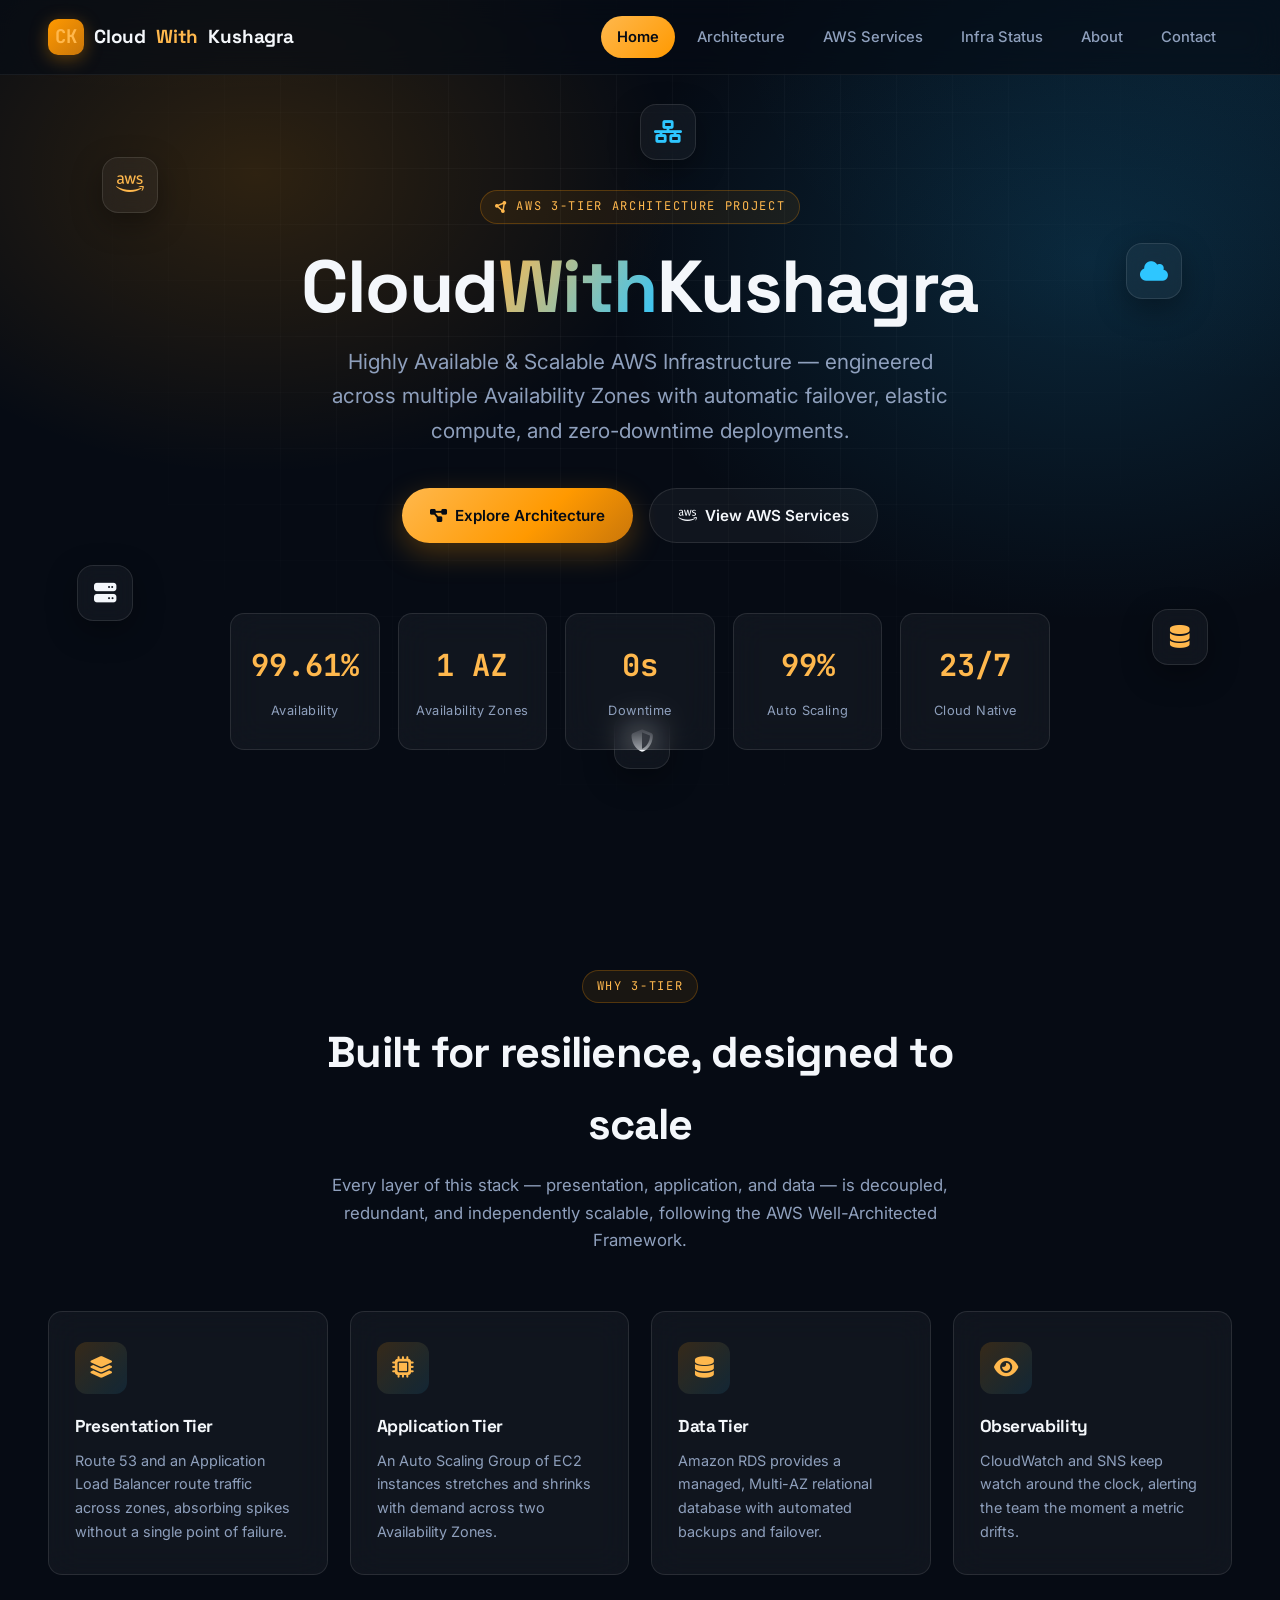
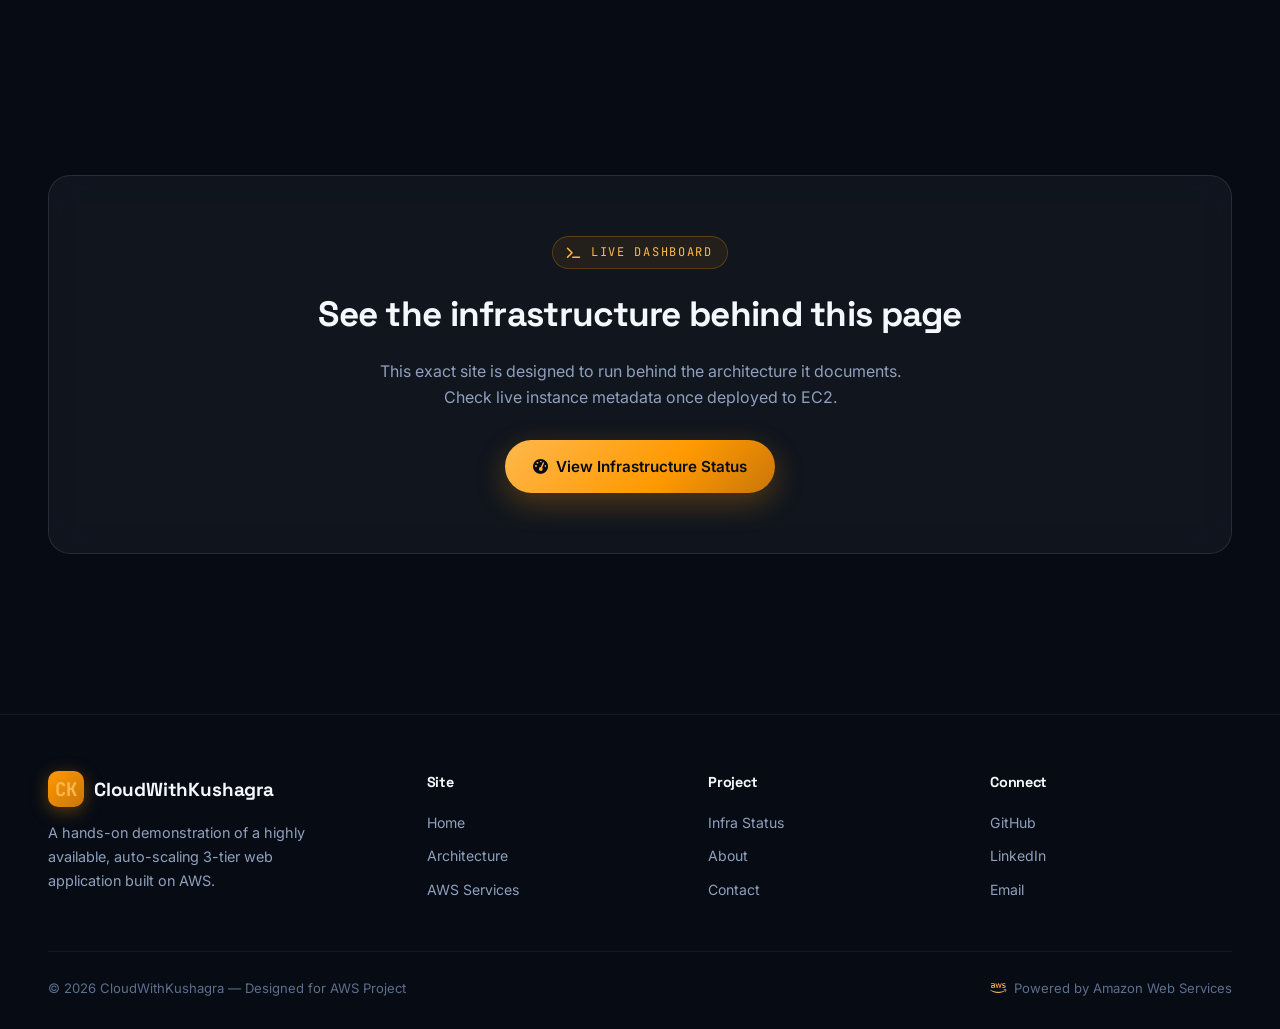
<file: website/index.html>
<!DOCTYPE html>
<html lang="en">
<head>
<meta charset="UTF-8">
<meta name="viewport" content="width=device-width, initial-scale=1.0">
<title>CloudWithKushagra | Highly Available AWS 3-Tier Architecture</title>
<meta name="description" content="CloudWithKushagra — a live demonstration of a highly available, auto-scaling 3-tier web application architecture on Amazon Web Services.">
<meta name="keywords" content="AWS, 3-tier architecture, EC2, RDS, Auto Scaling, Load Balancer, CloudWithKushagra, cloud engineer">
<meta name="author" content="Kushagra">
<meta property="og:title" content="CloudWithKushagra | Highly Available AWS Architecture">
<meta property="og:description" content="Design and deployment of a highly available and scalable 3-tier web application on AWS.">
<meta property="og:type" content="website">
<link rel="icon" href="data:image/svg+xml,<svg xmlns=%22http://www.w3.org/2000/svg%22 viewBox=%220 0 100 100%22><text y=%22.9em%22 font-size=%2290%22>☁️</text></svg>">

<link rel="preconnect" href="https://fonts.googleapis.com">
<link href="https://fonts.googleapis.com/css2?family=Space+Grotesk:wght@500;700&family=Inter:wght@400;500;600;700&family=JetBrains+Mono:wght@400;600;700&display=swap" rel="stylesheet">
<link rel="stylesheet" href="https://cdnjs.cloudflare.com/ajax/libs/font-awesome/6.5.1/css/all.min.css">

<link rel="stylesheet" href="css/style.css">
<link rel="stylesheet" href="css/responsive.css">
</head>
<body>

<!-- ================= NAVBAR ================= -->
<nav class="navbar">
  <div class="container nav-inner">
    <a href="index.html" class="brand">
      <span class="brand-mark">CK</span>
      Cloud<span>With</span>Kushagra
    </a>
    <div class="nav-links">
      <a href="index.html">Home</a>
      <a href="architecture.html">Architecture</a>
      <a href="services.html">AWS Services</a>
      <a href="status.html">Infra Status</a>
      <a href="about.html">About</a>
      <a href="contact.html">Contact</a>
    </div>
    <button class="nav-toggle" aria-label="Toggle navigation menu">
      <span></span><span></span><span></span>
    </button>
  </div>
</nav>

<!-- ================= HERO ================= -->
<header class="hero">
  <div class="hero-bg"></div>
  <div class="grid-overlay"></div>

  <div class="floaters" aria-hidden="true">
    <div class="floater f-orange" style="top:18%; left:8%;"><i class="fa-brands fa-aws"></i></div>
    <div class="floater f-blue" style="top:28%; left:88%;"><i class="fa-solid fa-cloud"></i></div>
    <div class="floater f-white" style="top:65%; left:6%;"><i class="fa-solid fa-server"></i></div>
    <div class="floater f-orange" style="top:70%; left:90%;"><i class="fa-solid fa-database"></i></div>
    <div class="floater f-blue" style="top:12%; left:50%;"><i class="fa-solid fa-network-wired"></i></div>
    <div class="floater f-white" style="top:82%; left:48%;"><i class="fa-solid fa-shield-halved"></i></div>
  </div>

  <div class="container">
    <div class="hero-content">
      <span class="eyebrow"><i class="fa-solid fa-circle-nodes"></i> AWS 3-TIER ARCHITECTURE PROJECT</span>
      <h1 class="hero-title">Cloud<span class="grad">With</span>Kushagra</h1>
      <p class="hero-sub">Highly Available &amp; Scalable AWS Infrastructure — engineered across multiple Availability Zones with automatic failover, elastic compute, and zero-downtime deployments.</p>

      <div class="hero-actions">
        <a href="architecture.html" class="btn btn-primary"><i class="fa-solid fa-diagram-project"></i> Explore Architecture</a>
        <a href="services.html" class="btn btn-outline"><i class="fa-brands fa-aws"></i> View AWS Services</a>
      </div>

      <div class="stats-grid">
        <div class="stat-card glass reveal">
          <span class="stat-num" data-counter="99.99" data-suffix="%">0%</span>
          <span class="stat-label">Availability</span>
        </div>
        <div class="stat-card glass reveal">
          <span class="stat-num" data-counter="2" data-suffix=" AZ">0</span>
          <span class="stat-label">Availability Zones</span>
        </div>
        <div class="stat-card glass reveal">
          <span class="stat-num" data-counter="0" data-suffix="s">0</span>
          <span class="stat-label">Downtime</span>
        </div>
        <div class="stat-card glass reveal">
          <span class="stat-num" data-counter="100" data-suffix="%">0</span>
          <span class="stat-label">Auto Scaling</span>
        </div>
        <div class="stat-card glass reveal">
          <span class="stat-num" data-counter="24" data-suffix="/7">0</span>
          <span class="stat-label">Cloud Native</span>
        </div>
      </div>
    </div>
  </div>
</header>

<!-- ================= WHY THIS ARCHITECTURE ================= -->
<section>
  <div class="container">
    <div class="section-head reveal">
      <span class="eyebrow">Why 3-Tier</span>
      <h2>Built for resilience, designed to scale</h2>
      <p>Every layer of this stack — presentation, application, and data — is decoupled, redundant, and independently scalable, following the AWS Well-Architected Framework.</p>
    </div>

    <div class="services-grid">
      <div class="service-card glass reveal">
        <div class="service-icon"><i class="fa-solid fa-layer-group"></i></div>
        <h3>Presentation Tier</h3>
        <p>Route 53 and an Application Load Balancer route traffic across zones, absorbing spikes without a single point of failure.</p>
      </div>
      <div class="service-card glass reveal">
        <div class="service-icon"><i class="fa-solid fa-microchip"></i></div>
        <h3>Application Tier</h3>
        <p>An Auto Scaling Group of EC2 instances stretches and shrinks with demand across two Availability Zones.</p>
      </div>
      <div class="service-card glass reveal">
        <div class="service-icon"><i class="fa-solid fa-database"></i></div>
        <h3>Data Tier</h3>
        <p>Amazon RDS provides a managed, Multi-AZ relational database with automated backups and failover.</p>
      </div>
      <div class="service-card glass reveal">
        <div class="service-icon"><i class="fa-solid fa-eye"></i></div>
        <h3>Observability</h3>
        <p>CloudWatch and SNS keep watch around the clock, alerting the team the moment a metric drifts.</p>
      </div>
    </div>
  </div>
</section>

<!-- ================= CTA ================= -->
<section>
  <div class="container">
    <div class="glass reveal" style="padding:60px 40px; text-align:center; border-radius:22px;">
      <span class="eyebrow"><i class="fa-solid fa-terminal"></i> Live Dashboard</span>
      <h2 style="margin:16px 0 14px; font-size:clamp(1.6rem,3vw,2.2rem);">See the infrastructure behind this page</h2>
      <p style="color:var(--muted); max-width:560px; margin:0 auto 30px;">This exact site is designed to run behind the architecture it documents. Check live instance metadata once deployed to EC2.</p>
      <a href="status.html" class="btn btn-primary"><i class="fa-solid fa-gauge-high"></i> View Infrastructure Status</a>
    </div>
  </div>
</section>

<!-- ================= FOOTER ================= -->
<footer>
  <div class="container">
    <div class="footer-grid">
      <div class="footer-brand">
        <a href="index.html" class="brand"><span class="brand-mark">CK</span>CloudWithKushagra</a>
        <p>A hands-on demonstration of a highly available, auto-scaling 3-tier web application built on AWS.</p>
      </div>
      <div class="footer-col">
        <h4>Site</h4>
        <a href="index.html">Home</a>
        <a href="architecture.html">Architecture</a>
        <a href="services.html">AWS Services</a>
      </div>
      <div class="footer-col">
        <h4>Project</h4>
        <a href="status.html">Infra Status</a>
        <a href="about.html">About</a>
        <a href="contact.html">Contact</a>
      </div>
      <div class="footer-col">
        <h4>Connect</h4>
        <a href="https://github.com/" target="_blank" rel="noopener">GitHub</a>
        <a href="https://linkedin.com/" target="_blank" rel="noopener">LinkedIn</a>
        <a href="mailto:contact@cloudwithkushagra.in">Email</a>
      </div>
    </div>
    <div class="footer-bottom">
      <span>&copy; 2026 CloudWithKushagra — Designed for AWS Project</span>
      <span class="powered"><i class="fa-brands fa-aws"></i> Powered by Amazon Web Services</span>
    </div>
  </div>
</footer>

<button class="to-top" aria-label="Back to top"><i class="fa-solid fa-arrow-up"></i></button>

<script src="js/script.js"></script>
</body>
</html>
</file>
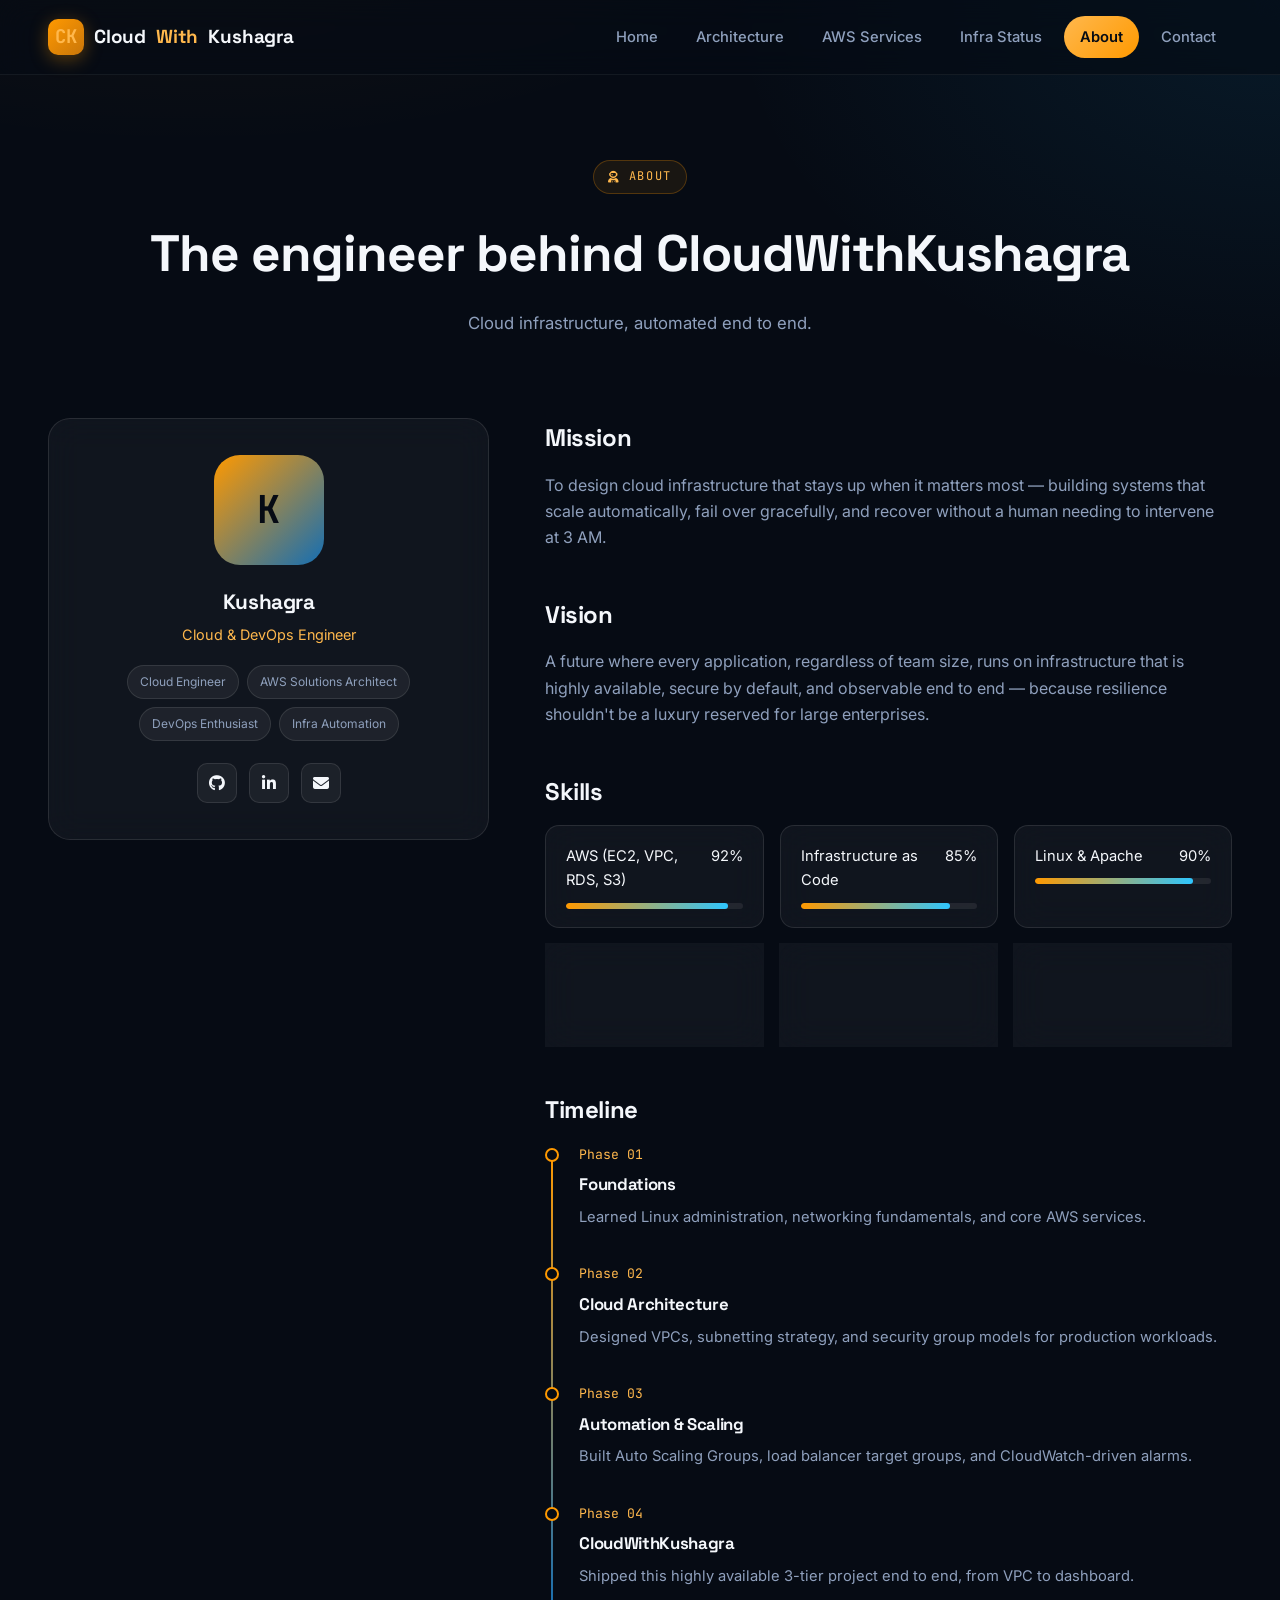
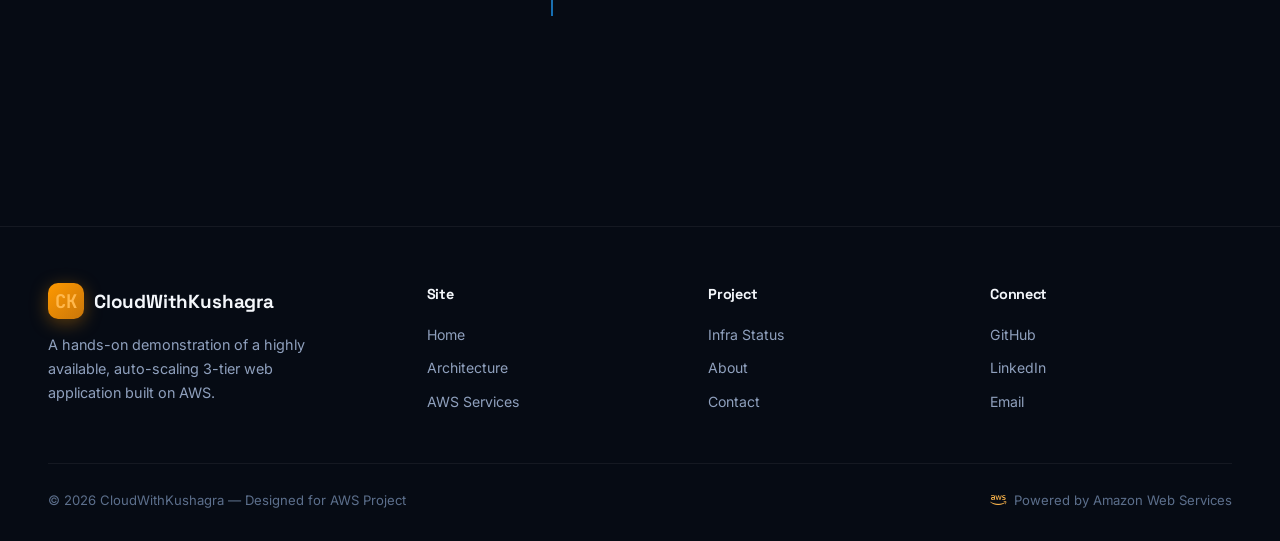
<file: website/about.html>
<!DOCTYPE html>
<html lang="en">
<head>
<meta charset="UTF-8">
<meta name="viewport" content="width=device-width, initial-scale=1.0">
<title>About | CloudWithKushagra</title>
<meta name="description" content="About Kushagra — Cloud Engineer, AWS Solutions Architect, DevOps enthusiast and creator of the CloudWithKushagra AWS 3-tier architecture project.">
<link rel="icon" href="data:image/svg+xml,<svg xmlns=%22http://www.w3.org/2000/svg%22 viewBox=%220 0 100 100%22><text y=%22.9em%22 font-size=%2290%22>☁️</text></svg>">

<link rel="preconnect" href="https://fonts.googleapis.com">
<link href="https://fonts.googleapis.com/css2?family=Space+Grotesk:wght@500;700&family=Inter:wght@400;500;600;700&family=JetBrains+Mono:wght@400;600;700&display=swap" rel="stylesheet">
<link rel="stylesheet" href="https://cdnjs.cloudflare.com/ajax/libs/font-awesome/6.5.1/css/all.min.css">

<link rel="stylesheet" href="css/style.css">
<link rel="stylesheet" href="css/responsive.css">
</head>
<body>

<nav class="navbar">
  <div class="container nav-inner">
    <a href="index.html" class="brand"><span class="brand-mark">CK</span>Cloud<span>With</span>Kushagra</a>
    <div class="nav-links">
      <a href="index.html">Home</a>
      <a href="architecture.html">Architecture</a>
      <a href="services.html">AWS Services</a>
      <a href="status.html">Infra Status</a>
      <a href="about.html">About</a>
      <a href="contact.html">Contact</a>
    </div>
    <button class="nav-toggle" aria-label="Toggle navigation menu"><span></span><span></span><span></span></button>
  </div>
</nav>

<header class="page-hero">
  <div class="container">
    <span class="eyebrow"><i class="fa-solid fa-user-astronaut"></i> About</span>
    <h1>The engineer behind CloudWithKushagra</h1>
    <p>Cloud infrastructure, automated end to end.</p>
  </div>
</header>

<section style="padding-top:10px;">
  <div class="container">
    <div class="about-wrap">

      <div class="profile-card glass reveal">
        <div class="avatar">K</div>
        <h3>Kushagra</h3>
        <div class="role">Cloud &amp; DevOps Engineer</div>
        <div class="role-tags">
          <span class="role-tag">Cloud Engineer</span>
          <span class="role-tag">AWS Solutions Architect</span>
          <span class="role-tag">DevOps Enthusiast</span>
          <span class="role-tag">Infra Automation</span>
        </div>
        <div class="social-row">
          <a href="https://github.com/" target="_blank" rel="noopener" aria-label="GitHub"><i class="fa-brands fa-github"></i></a>
          <a href="https://linkedin.com/" target="_blank" rel="noopener" aria-label="LinkedIn"><i class="fa-brands fa-linkedin-in"></i></a>
          <a href="mailto:contact@cloudwithkushagra.in" aria-label="Email"><i class="fa-solid fa-envelope"></i></a>
        </div>
      </div>

      <div>
        <div class="about-block reveal">
          <h2>Mission</h2>
          <p>To design cloud infrastructure that stays up when it matters most — building systems that scale automatically, fail over gracefully, and recover without a human needing to intervene at 3 AM.</p>
        </div>

        <div class="about-block reveal">
          <h2>Vision</h2>
          <p>A future where every application, regardless of team size, runs on infrastructure that is highly available, secure by default, and observable end to end — because resilience shouldn't be a luxury reserved for large enterprises.</p>
        </div>

        <div class="about-block reveal">
          <h2>Skills</h2>
          <div class="skills-grid">
            <div class="skill-item glass">
              <div class="name"><span>AWS (EC2, VPC, RDS, S3)</span><span>92%</span></div>
              <div class="skill-bar"><div class="skill-fill" data-level="92"></div></div>
            </div>
            <div class="skill-item glass">
              <div class="name"><span>Infrastructure as Code</span><span>85%</span></div>
              <div class="skill-bar"><div class="skill-fill" data-level="85"></div></div>
            </div>
            <div class="skill-item glass">
              <div class="name"><span>Linux &amp; Apache</span><span>90%</span></div>
              <div class="skill-bar"><div class="skill-fill" data-level="90"></div></div>
            </div>
            <div class="skill-item glass">
              <div class="name"><span>CI/CD Pipelines</span><span>80%</span></div>
              <div class="skill-bar"><div class="skill-fill" data-level="80"></div></div>
            </div>
            <div class="skill-item glass">
              <div class="name"><span>Monitoring &amp; Alerting</span><span>88%</span></div>
              <div class="skill-bar"><div class="skill-fill" data-level="88"></div></div>
            </div>
            <div class="skill-item glass">
              <div class="name"><span>Networking &amp; Security</span><span>83%</span></div>
              <div class="skill-bar"><div class="skill-fill" data-level="83"></div></div>
            </div>
          </div>
        </div>

        <div class="about-block reveal">
          <h2>Timeline</h2>
          <div class="timeline">
            <div class="timeline-item">
              <div class="t-year">Phase 01</div>
              <h4>Foundations</h4>
              <p>Learned Linux administration, networking fundamentals, and core AWS services.</p>
            </div>
            <div class="timeline-item">
              <div class="t-year">Phase 02</div>
              <h4>Cloud Architecture</h4>
              <p>Designed VPCs, subnetting strategy, and security group models for production workloads.</p>
            </div>
            <div class="timeline-item">
              <div class="t-year">Phase 03</div>
              <h4>Automation &amp; Scaling</h4>
              <p>Built Auto Scaling Groups, load balancer target groups, and CloudWatch-driven alarms.</p>
            </div>
            <div class="timeline-item">
              <div class="t-year">Phase 04</div>
              <h4>CloudWithKushagra</h4>
              <p>Shipped this highly available 3-tier project end to end, from VPC to dashboard.</p>
            </div>
          </div>
        </div>
      </div>

    </div>
  </div>
</section>

<footer>
  <div class="container">
    <div class="footer-grid">
      <div class="footer-brand">
        <a href="index.html" class="brand"><span class="brand-mark">CK</span>CloudWithKushagra</a>
        <p>A hands-on demonstration of a highly available, auto-scaling 3-tier web application built on AWS.</p>
      </div>
      <div class="footer-col">
        <h4>Site</h4>
        <a href="index.html">Home</a>
        <a href="architecture.html">Architecture</a>
        <a href="services.html">AWS Services</a>
      </div>
      <div class="footer-col">
        <h4>Project</h4>
        <a href="status.html">Infra Status</a>
        <a href="about.html">About</a>
        <a href="contact.html">Contact</a>
      </div>
      <div class="footer-col">
        <h4>Connect</h4>
        <a href="https://github.com/" target="_blank" rel="noopener">GitHub</a>
        <a href="https://linkedin.com/" target="_blank" rel="noopener">LinkedIn</a>
        <a href="mailto:contact@cloudwithkushagra.in">Email</a>
      </div>
    </div>
    <div class="footer-bottom">
      <span>&copy; 2026 CloudWithKushagra — Designed for AWS Project</span>
      <span class="powered"><i class="fa-brands fa-aws"></i> Powered by Amazon Web Services</span>
    </div>
  </div>
</footer>

<button class="to-top" aria-label="Back to top"><i class="fa-solid fa-arrow-up"></i></button>
<script src="js/script.js"></script>
</body>
</html>
</file>
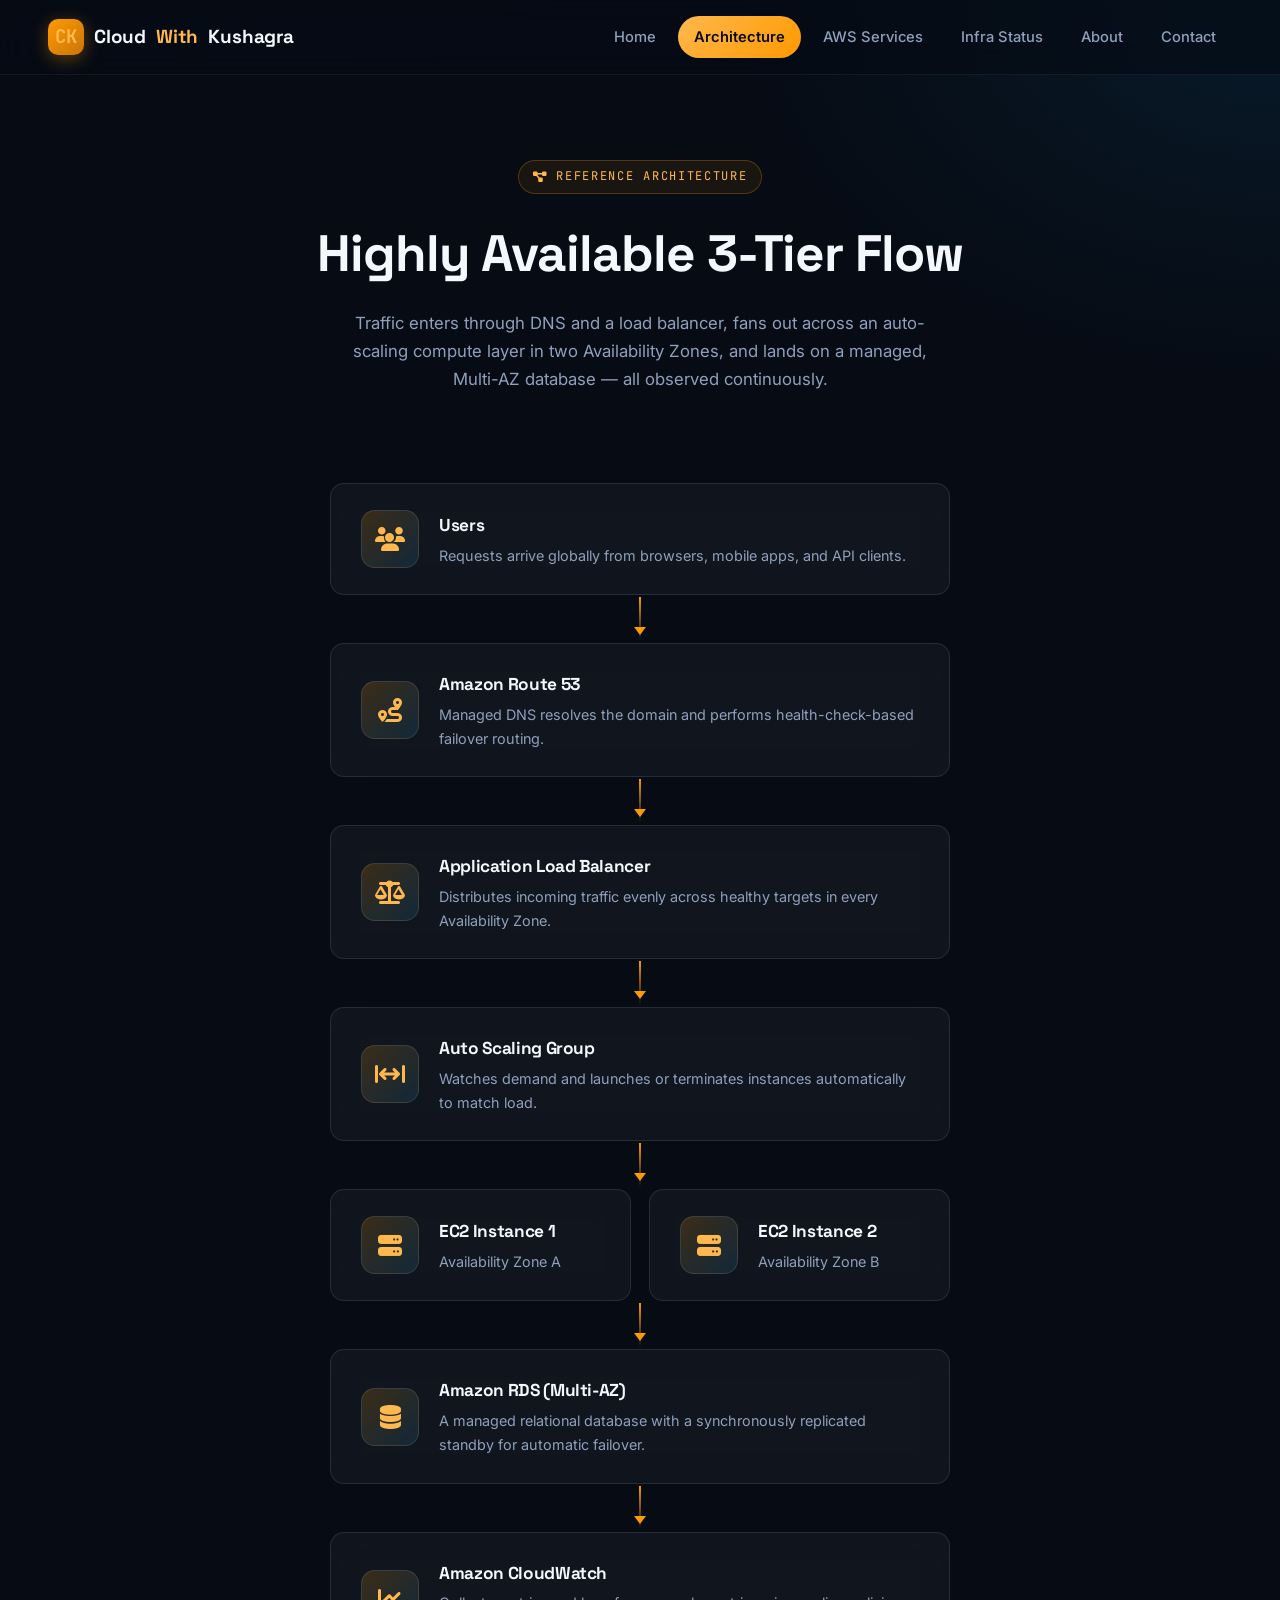
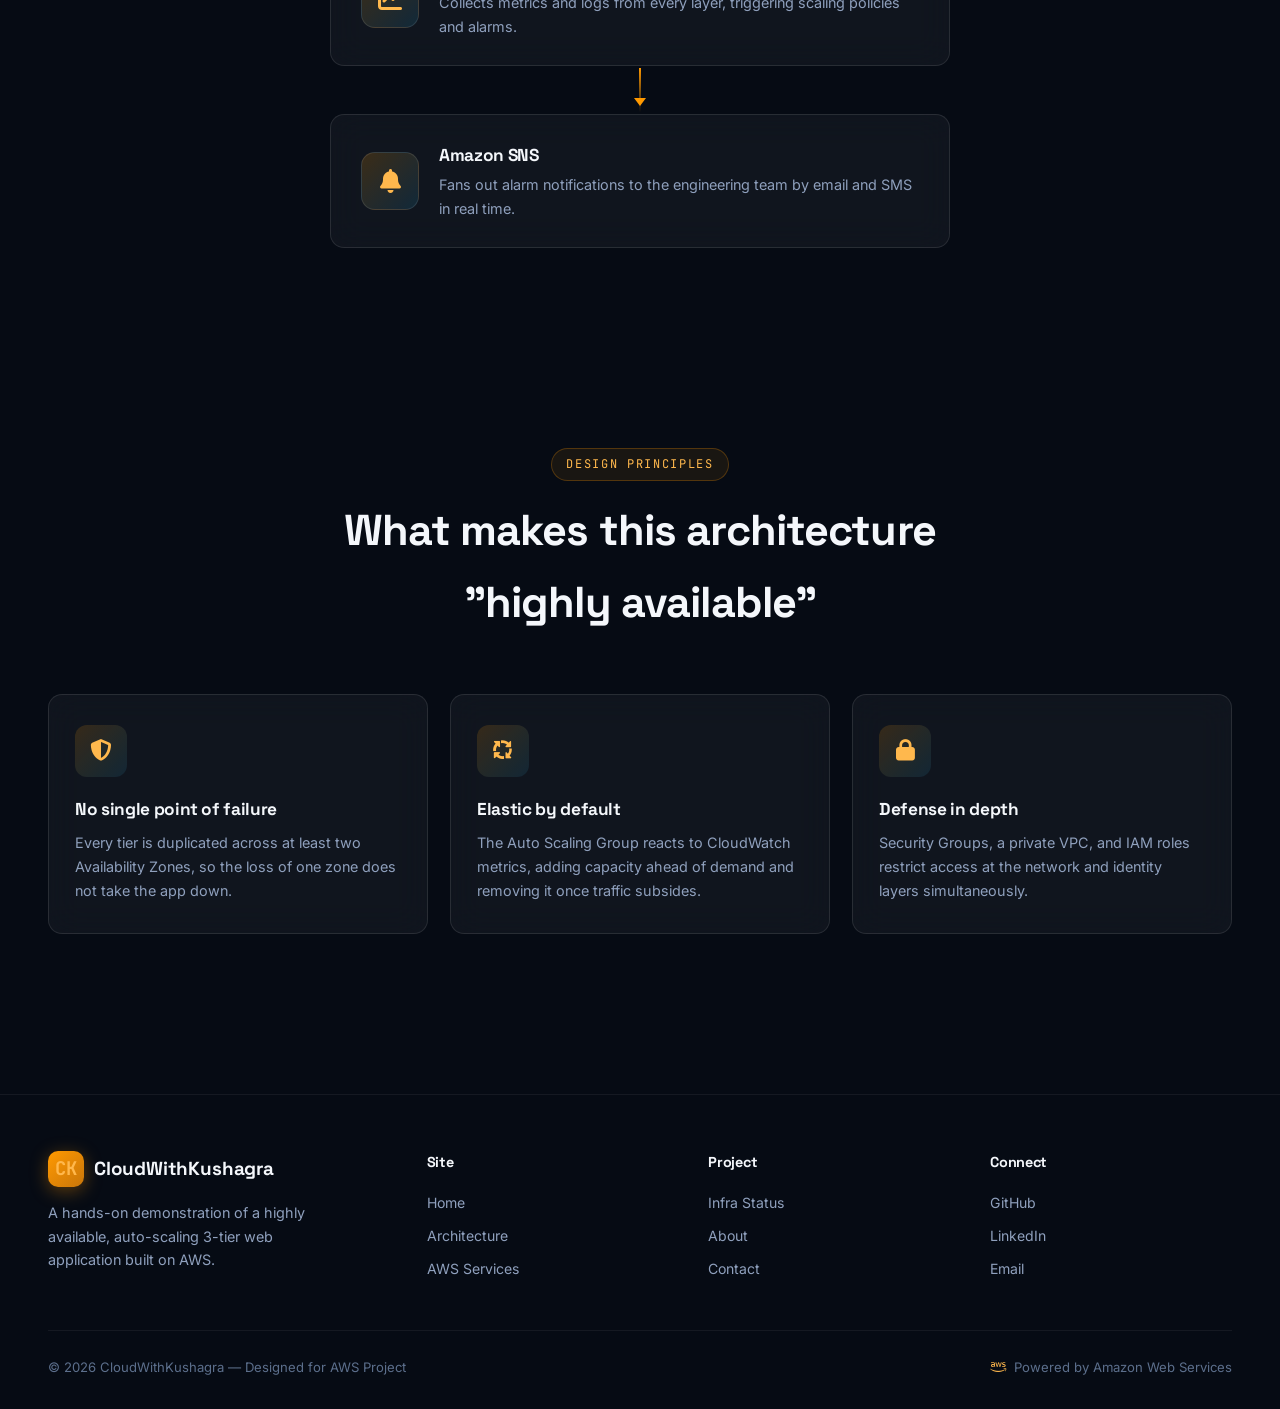
<file: website/architecture.html>
<!DOCTYPE html>
<html lang="en">
<head>
<meta charset="UTF-8">
<meta name="viewport" content="width=device-width, initial-scale=1.0">
<title>Architecture | CloudWithKushagra</title>
<meta name="description" content="Explore the highly available 3-tier AWS architecture behind CloudWithKushagra — Route 53, ALB, Auto Scaling, EC2, RDS, CloudWatch and SNS.">
<link rel="icon" href="data:image/svg+xml,<svg xmlns=%22http://www.w3.org/2000/svg%22 viewBox=%220 0 100 100%22><text y=%22.9em%22 font-size=%2290%22>☁️</text></svg>">

<link rel="preconnect" href="https://fonts.googleapis.com">
<link href="https://fonts.googleapis.com/css2?family=Space+Grotesk:wght@500;700&family=Inter:wght@400;500;600;700&family=JetBrains+Mono:wght@400;600;700&display=swap" rel="stylesheet">
<link rel="stylesheet" href="https://cdnjs.cloudflare.com/ajax/libs/font-awesome/6.5.1/css/all.min.css">

<link rel="stylesheet" href="css/style.css">
<link rel="stylesheet" href="css/responsive.css">
</head>
<body>

<nav class="navbar">
  <div class="container nav-inner">
    <a href="index.html" class="brand"><span class="brand-mark">CK</span>Cloud<span>With</span>Kushagra</a>
    <div class="nav-links">
      <a href="index.html">Home</a>
      <a href="architecture.html">Architecture</a>
      <a href="services.html">AWS Services</a>
      <a href="status.html">Infra Status</a>
      <a href="about.html">About</a>
      <a href="contact.html">Contact</a>
    </div>
    <button class="nav-toggle" aria-label="Toggle navigation menu"><span></span><span></span><span></span></button>
  </div>
</nav>

<header class="page-hero">
  <div class="container">
    <span class="eyebrow"><i class="fa-solid fa-diagram-project"></i> Reference Architecture</span>
    <h1>Highly Available 3-Tier Flow</h1>
    <p>Traffic enters through DNS and a load balancer, fans out across an auto-scaling compute layer in two Availability Zones, and lands on a managed, Multi-AZ database — all observed continuously.</p>
  </div>
</header>

<section style="padding-top:20px;">
  <div class="container">
    <div class="arch-flow">

      <div class="arch-node glass reveal">
        <div class="arch-icon"><i class="fa-solid fa-users"></i></div>
        <div class="arch-text">
          <h3>Users</h3>
          <p>Requests arrive globally from browsers, mobile apps, and API clients.</p>
        </div>
      </div>
      <div class="arch-arrow animated"></div>

      <div class="arch-node glass reveal">
        <div class="arch-icon"><i class="fa-solid fa-route"></i></div>
        <div class="arch-text">
          <h3>Amazon Route 53</h3>
          <p>Managed DNS resolves the domain and performs health-check-based failover routing.</p>
        </div>
      </div>
      <div class="arch-arrow animated"></div>

      <div class="arch-node glass reveal">
        <div class="arch-icon"><i class="fa-solid fa-scale-balanced"></i></div>
        <div class="arch-text">
          <h3>Application Load Balancer</h3>
          <p>Distributes incoming traffic evenly across healthy targets in every Availability Zone.</p>
        </div>
      </div>
      <div class="arch-arrow animated"></div>

      <div class="arch-node glass reveal">
        <div class="arch-icon"><i class="fa-solid fa-arrows-left-right-to-line"></i></div>
        <div class="arch-text">
          <h3>Auto Scaling Group</h3>
          <p>Watches demand and launches or terminates instances automatically to match load.</p>
        </div>
      </div>
      <div class="arch-arrow animated"></div>

      <div class="arch-parallel">
        <div class="arch-node glass reveal">
          <div class="arch-icon"><i class="fa-solid fa-server"></i></div>
          <div class="arch-text">
            <h3>EC2 Instance 1</h3>
            <p>Availability Zone A</p>
          </div>
        </div>
        <div class="arch-node glass reveal">
          <div class="arch-icon"><i class="fa-solid fa-server"></i></div>
          <div class="arch-text">
            <h3>EC2 Instance 2</h3>
            <p>Availability Zone B</p>
          </div>
        </div>
      </div>
      <div class="arch-arrow animated"></div>

      <div class="arch-node glass reveal">
        <div class="arch-icon"><i class="fa-solid fa-database"></i></div>
        <div class="arch-text">
          <h3>Amazon RDS (Multi-AZ)</h3>
          <p>A managed relational database with a synchronously replicated standby for automatic failover.</p>
        </div>
      </div>
      <div class="arch-arrow animated"></div>

      <div class="arch-node glass reveal">
        <div class="arch-icon"><i class="fa-solid fa-chart-line"></i></div>
        <div class="arch-text">
          <h3>Amazon CloudWatch</h3>
          <p>Collects metrics and logs from every layer, triggering scaling policies and alarms.</p>
        </div>
      </div>
      <div class="arch-arrow animated"></div>

      <div class="arch-node glass reveal">
        <div class="arch-icon"><i class="fa-solid fa-bell"></i></div>
        <div class="arch-text">
          <h3>Amazon SNS</h3>
          <p>Fans out alarm notifications to the engineering team by email and SMS in real time.</p>
        </div>
      </div>

    </div>
  </div>
</section>

<section>
  <div class="container">
    <div class="section-head reveal">
      <span class="eyebrow">Design Principles</span>
      <h2>What makes this architecture "highly available"</h2>
    </div>
    <div class="services-grid">
      <div class="service-card glass reveal">
        <div class="service-icon"><i class="fa-solid fa-shield-halved"></i></div>
        <h3>No single point of failure</h3>
        <p>Every tier is duplicated across at least two Availability Zones, so the loss of one zone does not take the app down.</p>
      </div>
      <div class="service-card glass reveal">
        <div class="service-icon"><i class="fa-solid fa-arrows-spin"></i></div>
        <h3>Elastic by default</h3>
        <p>The Auto Scaling Group reacts to CloudWatch metrics, adding capacity ahead of demand and removing it once traffic subsides.</p>
      </div>
      <div class="service-card glass reveal">
        <div class="service-icon"><i class="fa-solid fa-lock"></i></div>
        <h3>Defense in depth</h3>
        <p>Security Groups, a private VPC, and IAM roles restrict access at the network and identity layers simultaneously.</p>
      </div>
    </div>
  </div>
</section>

<footer>
  <div class="container">
    <div class="footer-grid">
      <div class="footer-brand">
        <a href="index.html" class="brand"><span class="brand-mark">CK</span>CloudWithKushagra</a>
        <p>A hands-on demonstration of a highly available, auto-scaling 3-tier web application built on AWS.</p>
      </div>
      <div class="footer-col">
        <h4>Site</h4>
        <a href="index.html">Home</a>
        <a href="architecture.html">Architecture</a>
        <a href="services.html">AWS Services</a>
      </div>
      <div class="footer-col">
        <h4>Project</h4>
        <a href="status.html">Infra Status</a>
        <a href="about.html">About</a>
        <a href="contact.html">Contact</a>
      </div>
      <div class="footer-col">
        <h4>Connect</h4>
        <a href="https://github.com/" target="_blank" rel="noopener">GitHub</a>
        <a href="https://linkedin.com/" target="_blank" rel="noopener">LinkedIn</a>
        <a href="mailto:contact@cloudwithkushagra.in">Email</a>
      </div>
    </div>
    <div class="footer-bottom">
      <span>&copy; 2026 CloudWithKushagra — Designed for AWS Project</span>
      <span class="powered"><i class="fa-brands fa-aws"></i> Powered by Amazon Web Services</span>
    </div>
  </div>
</footer>

<button class="to-top" aria-label="Back to top"><i class="fa-solid fa-arrow-up"></i></button>
<script src="js/script.js"></script>
</body>
</html>
</file>
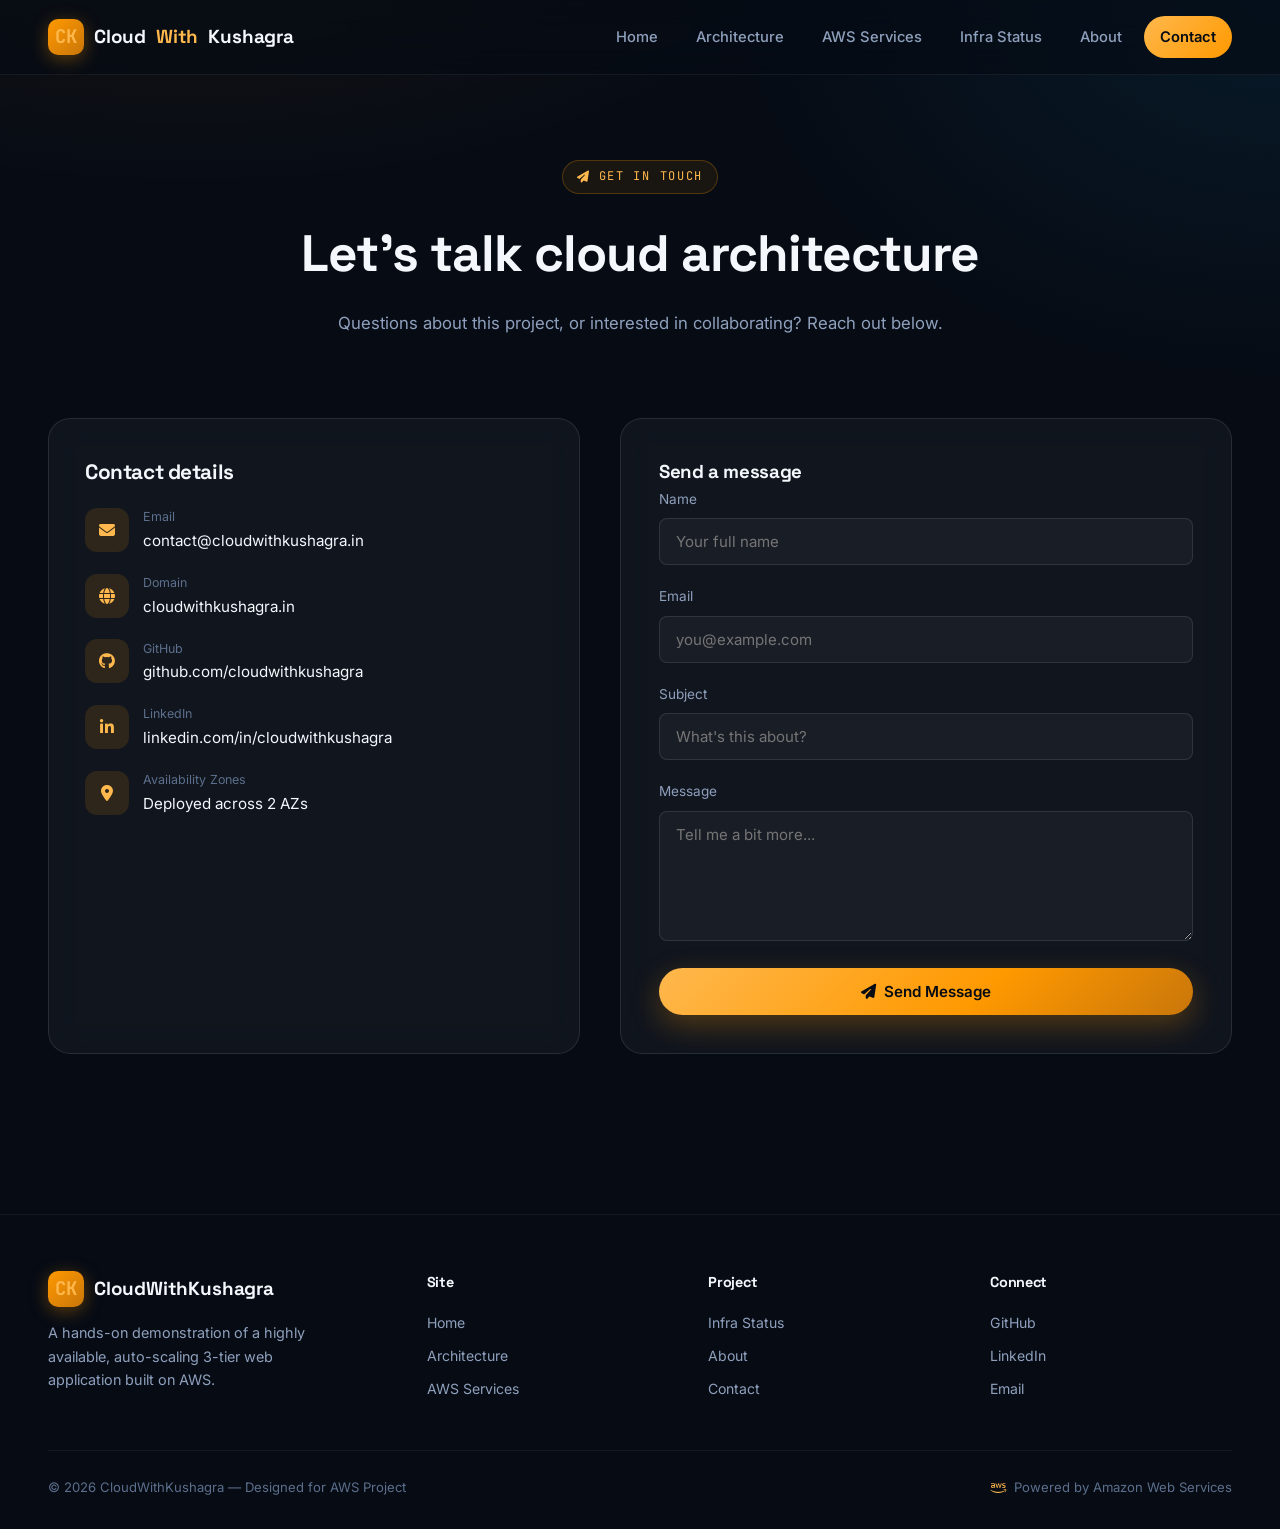
<file: website/contact.html>
<!DOCTYPE html>
<html lang="en">
<head>
<meta charset="UTF-8">
<meta name="viewport" content="width=device-width, initial-scale=1.0">
<title>Contact | CloudWithKushagra</title>
<meta name="description" content="Get in touch with CloudWithKushagra — GitHub, LinkedIn, email and a contact form.">
<link rel="icon" href="data:image/svg+xml,<svg xmlns=%22http://www.w3.org/2000/svg%22 viewBox=%220 0 100 100%22><text y=%22.9em%22 font-size=%2290%22>☁️</text></svg>">

<link rel="preconnect" href="https://fonts.googleapis.com">
<link href="https://fonts.googleapis.com/css2?family=Space+Grotesk:wght@500;700&family=Inter:wght@400;500;600;700&family=JetBrains+Mono:wght@400;600;700&display=swap" rel="stylesheet">
<link rel="stylesheet" href="https://cdnjs.cloudflare.com/ajax/libs/font-awesome/6.5.1/css/all.min.css">

<link rel="stylesheet" href="css/style.css">
<link rel="stylesheet" href="css/responsive.css">
</head>
<body>

<nav class="navbar">
  <div class="container nav-inner">
    <a href="index.html" class="brand"><span class="brand-mark">CK</span>Cloud<span>With</span>Kushagra</a>
    <div class="nav-links">
      <a href="index.html">Home</a>
      <a href="architecture.html">Architecture</a>
      <a href="services.html">AWS Services</a>
      <a href="status.html">Infra Status</a>
      <a href="about.html">About</a>
      <a href="contact.html">Contact</a>
    </div>
    <button class="nav-toggle" aria-label="Toggle navigation menu"><span></span><span></span><span></span></button>
  </div>
</nav>

<header class="page-hero">
  <div class="container">
    <span class="eyebrow"><i class="fa-solid fa-paper-plane"></i> Get in Touch</span>
    <h1>Let's talk cloud architecture</h1>
    <p>Questions about this project, or interested in collaborating? Reach out below.</p>
  </div>
</header>

<section style="padding-top:10px;">
  <div class="container">
    <div class="contact-wrap">

      <div class="contact-info-card glass reveal">
        <h3>Contact details</h3>

        <div class="info-row">
          <div class="info-icon"><i class="fa-solid fa-envelope"></i></div>
          <div>
            <div class="label">Email</div>
            <div class="value">contact@cloudwithkushagra.in</div>
          </div>
        </div>

        <div class="info-row">
          <div class="info-icon"><i class="fa-solid fa-globe"></i></div>
          <div>
            <div class="label">Domain</div>
            <div class="value">cloudwithkushagra.in</div>
          </div>
        </div>

        <div class="info-row">
          <div class="info-icon"><i class="fa-brands fa-github"></i></div>
          <div>
            <div class="label">GitHub</div>
            <div class="value"><a href="https://github.com/" target="_blank" rel="noopener">github.com/cloudwithkushagra</a></div>
          </div>
        </div>

        <div class="info-row">
          <div class="info-icon"><i class="fa-brands fa-linkedin-in"></i></div>
          <div>
            <div class="label">LinkedIn</div>
            <div class="value"><a href="https://linkedin.com/" target="_blank" rel="noopener">linkedin.com/in/cloudwithkushagra</a></div>
          </div>
        </div>

        <div class="info-row" style="margin-bottom:0;">
          <div class="info-icon"><i class="fa-solid fa-location-dot"></i></div>
          <div>
            <div class="label">Availability Zones</div>
            <div class="value">Deployed across 2 AZs</div>
          </div>
        </div>
      </div>

      <div class="contact-form-card glass reveal">
        <h3>Send a message</h3>
        <form id="contact-form">
          <div class="form-group">
            <label for="name">Name</label>
            <input type="text" id="name" name="name" placeholder="Your full name" required>
          </div>
          <div class="form-group">
            <label for="email">Email</label>
            <input type="email" id="email" name="email" placeholder="you@example.com" required>
          </div>
          <div class="form-group">
            <label for="subject">Subject</label>
            <input type="text" id="subject" name="subject" placeholder="What's this about?" required>
          </div>
          <div class="form-group">
            <label for="message">Message</label>
            <textarea id="message" name="message" placeholder="Tell me a bit more..." required></textarea>
          </div>
          <button type="submit" class="btn btn-primary btn-block"><i class="fa-solid fa-paper-plane"></i> Send Message</button>
          <div id="form-msg" class="form-msg"></div>
        </form>
      </div>

    </div>
  </div>
</section>

<footer>
  <div class="container">
    <div class="footer-grid">
      <div class="footer-brand">
        <a href="index.html" class="brand"><span class="brand-mark">CK</span>CloudWithKushagra</a>
        <p>A hands-on demonstration of a highly available, auto-scaling 3-tier web application built on AWS.</p>
      </div>
      <div class="footer-col">
        <h4>Site</h4>
        <a href="index.html">Home</a>
        <a href="architecture.html">Architecture</a>
        <a href="services.html">AWS Services</a>
      </div>
      <div class="footer-col">
        <h4>Project</h4>
        <a href="status.html">Infra Status</a>
        <a href="about.html">About</a>
        <a href="contact.html">Contact</a>
      </div>
      <div class="footer-col">
        <h4>Connect</h4>
        <a href="https://github.com/" target="_blank" rel="noopener">GitHub</a>
        <a href="https://linkedin.com/" target="_blank" rel="noopener">LinkedIn</a>
        <a href="mailto:contact@cloudwithkushagra.in">Email</a>
      </div>
    </div>
    <div class="footer-bottom">
      <span>&copy; 2026 CloudWithKushagra — Designed for AWS Project</span>
      <span class="powered"><i class="fa-brands fa-aws"></i> Powered by Amazon Web Services</span>
    </div>
  </div>
</footer>

<button class="to-top" aria-label="Back to top"><i class="fa-solid fa-arrow-up"></i></button>
<script src="js/script.js"></script>
</body>
</html>
</file>
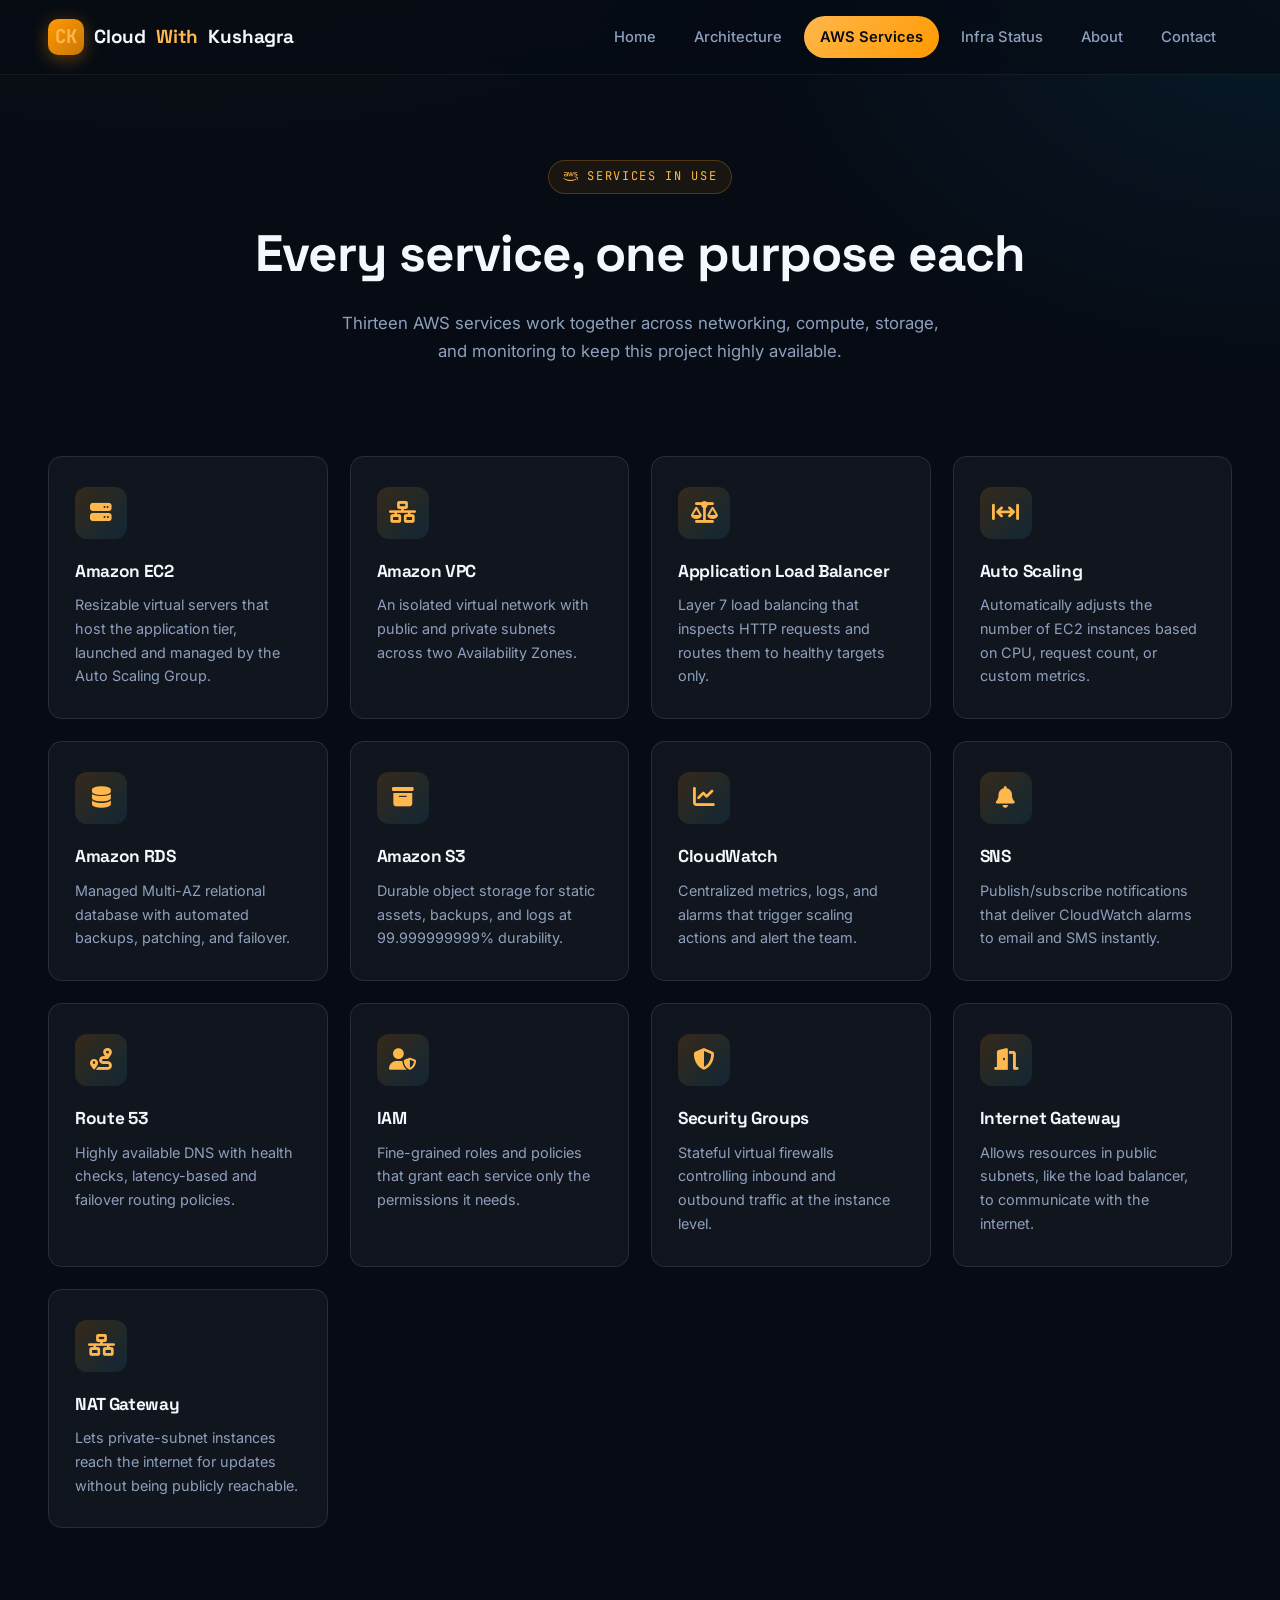
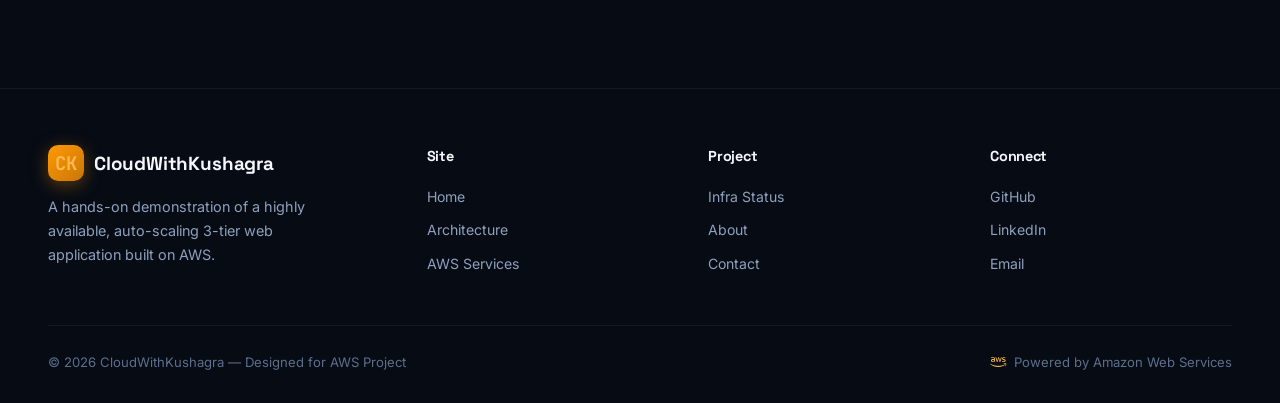
<file: website/services.html>
<!DOCTYPE html>
<html lang="en">
<head>
<meta charset="UTF-8">
<meta name="viewport" content="width=device-width, initial-scale=1.0">
<title>AWS Services | CloudWithKushagra</title>
<meta name="description" content="The AWS services powering CloudWithKushagra: EC2, VPC, ALB, Auto Scaling, RDS, S3, CloudWatch, SNS, Route 53, IAM, Security Groups, Internet Gateway and NAT Gateway.">
<link rel="icon" href="data:image/svg+xml,<svg xmlns=%22http://www.w3.org/2000/svg%22 viewBox=%220 0 100 100%22><text y=%22.9em%22 font-size=%2290%22>☁️</text></svg>">

<link rel="preconnect" href="https://fonts.googleapis.com">
<link href="https://fonts.googleapis.com/css2?family=Space+Grotesk:wght@500;700&family=Inter:wght@400;500;600;700&family=JetBrains+Mono:wght@400;600;700&display=swap" rel="stylesheet">
<link rel="stylesheet" href="https://cdnjs.cloudflare.com/ajax/libs/font-awesome/6.5.1/css/all.min.css">

<link rel="stylesheet" href="css/style.css">
<link rel="stylesheet" href="css/responsive.css">
</head>
<body>

<nav class="navbar">
  <div class="container nav-inner">
    <a href="index.html" class="brand"><span class="brand-mark">CK</span>Cloud<span>With</span>Kushagra</a>
    <div class="nav-links">
      <a href="index.html">Home</a>
      <a href="architecture.html">Architecture</a>
      <a href="services.html">AWS Services</a>
      <a href="status.html">Infra Status</a>
      <a href="about.html">About</a>
      <a href="contact.html">Contact</a>
    </div>
    <button class="nav-toggle" aria-label="Toggle navigation menu"><span></span><span></span><span></span></button>
  </div>
</nav>

<header class="page-hero">
  <div class="container">
    <span class="eyebrow"><i class="fa-brands fa-aws"></i> Services in Use</span>
    <h1>Every service, one purpose each</h1>
    <p>Thirteen AWS services work together across networking, compute, storage, and monitoring to keep this project highly available.</p>
  </div>
</header>

<section style="padding-top:20px;">
  <div class="container">
    <div class="services-grid">

      <div class="service-card glass reveal">
        <div class="service-icon"><i class="fa-solid fa-server"></i></div>
        <h3>Amazon EC2</h3>
        <p>Resizable virtual servers that host the application tier, launched and managed by the Auto Scaling Group.</p>
      </div>

      <div class="service-card glass reveal">
        <div class="service-icon"><i class="fa-solid fa-network-wired"></i></div>
        <h3>Amazon VPC</h3>
        <p>An isolated virtual network with public and private subnets across two Availability Zones.</p>
      </div>

      <div class="service-card glass reveal">
        <div class="service-icon"><i class="fa-solid fa-scale-balanced"></i></div>
        <h3>Application Load Balancer</h3>
        <p>Layer 7 load balancing that inspects HTTP requests and routes them to healthy targets only.</p>
      </div>

      <div class="service-card glass reveal">
        <div class="service-icon"><i class="fa-solid fa-arrows-left-right-to-line"></i></div>
        <h3>Auto Scaling</h3>
        <p>Automatically adjusts the number of EC2 instances based on CPU, request count, or custom metrics.</p>
      </div>

      <div class="service-card glass reveal">
        <div class="service-icon"><i class="fa-solid fa-database"></i></div>
        <h3>Amazon RDS</h3>
        <p>Managed Multi-AZ relational database with automated backups, patching, and failover.</p>
      </div>

      <div class="service-card glass reveal">
        <div class="service-icon"><i class="fa-solid fa-box-archive"></i></div>
        <h3>Amazon S3</h3>
        <p>Durable object storage for static assets, backups, and logs at 99.999999999% durability.</p>
      </div>

      <div class="service-card glass reveal">
        <div class="service-icon"><i class="fa-solid fa-chart-line"></i></div>
        <h3>CloudWatch</h3>
        <p>Centralized metrics, logs, and alarms that trigger scaling actions and alert the team.</p>
      </div>

      <div class="service-card glass reveal">
        <div class="service-icon"><i class="fa-solid fa-bell"></i></div>
        <h3>SNS</h3>
        <p>Publish/subscribe notifications that deliver CloudWatch alarms to email and SMS instantly.</p>
      </div>

      <div class="service-card glass reveal">
        <div class="service-icon"><i class="fa-solid fa-route"></i></div>
        <h3>Route 53</h3>
        <p>Highly available DNS with health checks, latency-based and failover routing policies.</p>
      </div>

      <div class="service-card glass reveal">
        <div class="service-icon"><i class="fa-solid fa-user-shield"></i></div>
        <h3>IAM</h3>
        <p>Fine-grained roles and policies that grant each service only the permissions it needs.</p>
      </div>

      <div class="service-card glass reveal">
        <div class="service-icon"><i class="fa-solid fa-shield-halved"></i></div>
        <h3>Security Groups</h3>
        <p>Stateful virtual firewalls controlling inbound and outbound traffic at the instance level.</p>
      </div>

      <div class="service-card glass reveal">
        <div class="service-icon"><i class="fa-solid fa-door-open"></i></div>
        <h3>Internet Gateway</h3>
        <p>Allows resources in public subnets, like the load balancer, to communicate with the internet.</p>
      </div>

      <div class="service-card glass reveal">
        <div class="service-icon"><i class="fa-solid fa-network-wired"></i></div>
        <h3>NAT Gateway</h3>
        <p>Lets private-subnet instances reach the internet for updates without being publicly reachable.</p>
      </div>

    </div>
  </div>
</section>

<footer>
  <div class="container">
    <div class="footer-grid">
      <div class="footer-brand">
        <a href="index.html" class="brand"><span class="brand-mark">CK</span>CloudWithKushagra</a>
        <p>A hands-on demonstration of a highly available, auto-scaling 3-tier web application built on AWS.</p>
      </div>
      <div class="footer-col">
        <h4>Site</h4>
        <a href="index.html">Home</a>
        <a href="architecture.html">Architecture</a>
        <a href="services.html">AWS Services</a>
      </div>
      <div class="footer-col">
        <h4>Project</h4>
        <a href="status.html">Infra Status</a>
        <a href="about.html">About</a>
        <a href="contact.html">Contact</a>
      </div>
      <div class="footer-col">
        <h4>Connect</h4>
        <a href="https://github.com/" target="_blank" rel="noopener">GitHub</a>
        <a href="https://linkedin.com/" target="_blank" rel="noopener">LinkedIn</a>
        <a href="mailto:contact@cloudwithkushagra.in">Email</a>
      </div>
    </div>
    <div class="footer-bottom">
      <span>&copy; 2026 CloudWithKushagra — Designed for AWS Project</span>
      <span class="powered"><i class="fa-brands fa-aws"></i> Powered by Amazon Web Services</span>
    </div>
  </div>
</footer>

<button class="to-top" aria-label="Back to top"><i class="fa-solid fa-arrow-up"></i></button>
<script src="js/script.js"></script>
</body>
</html>
</file>
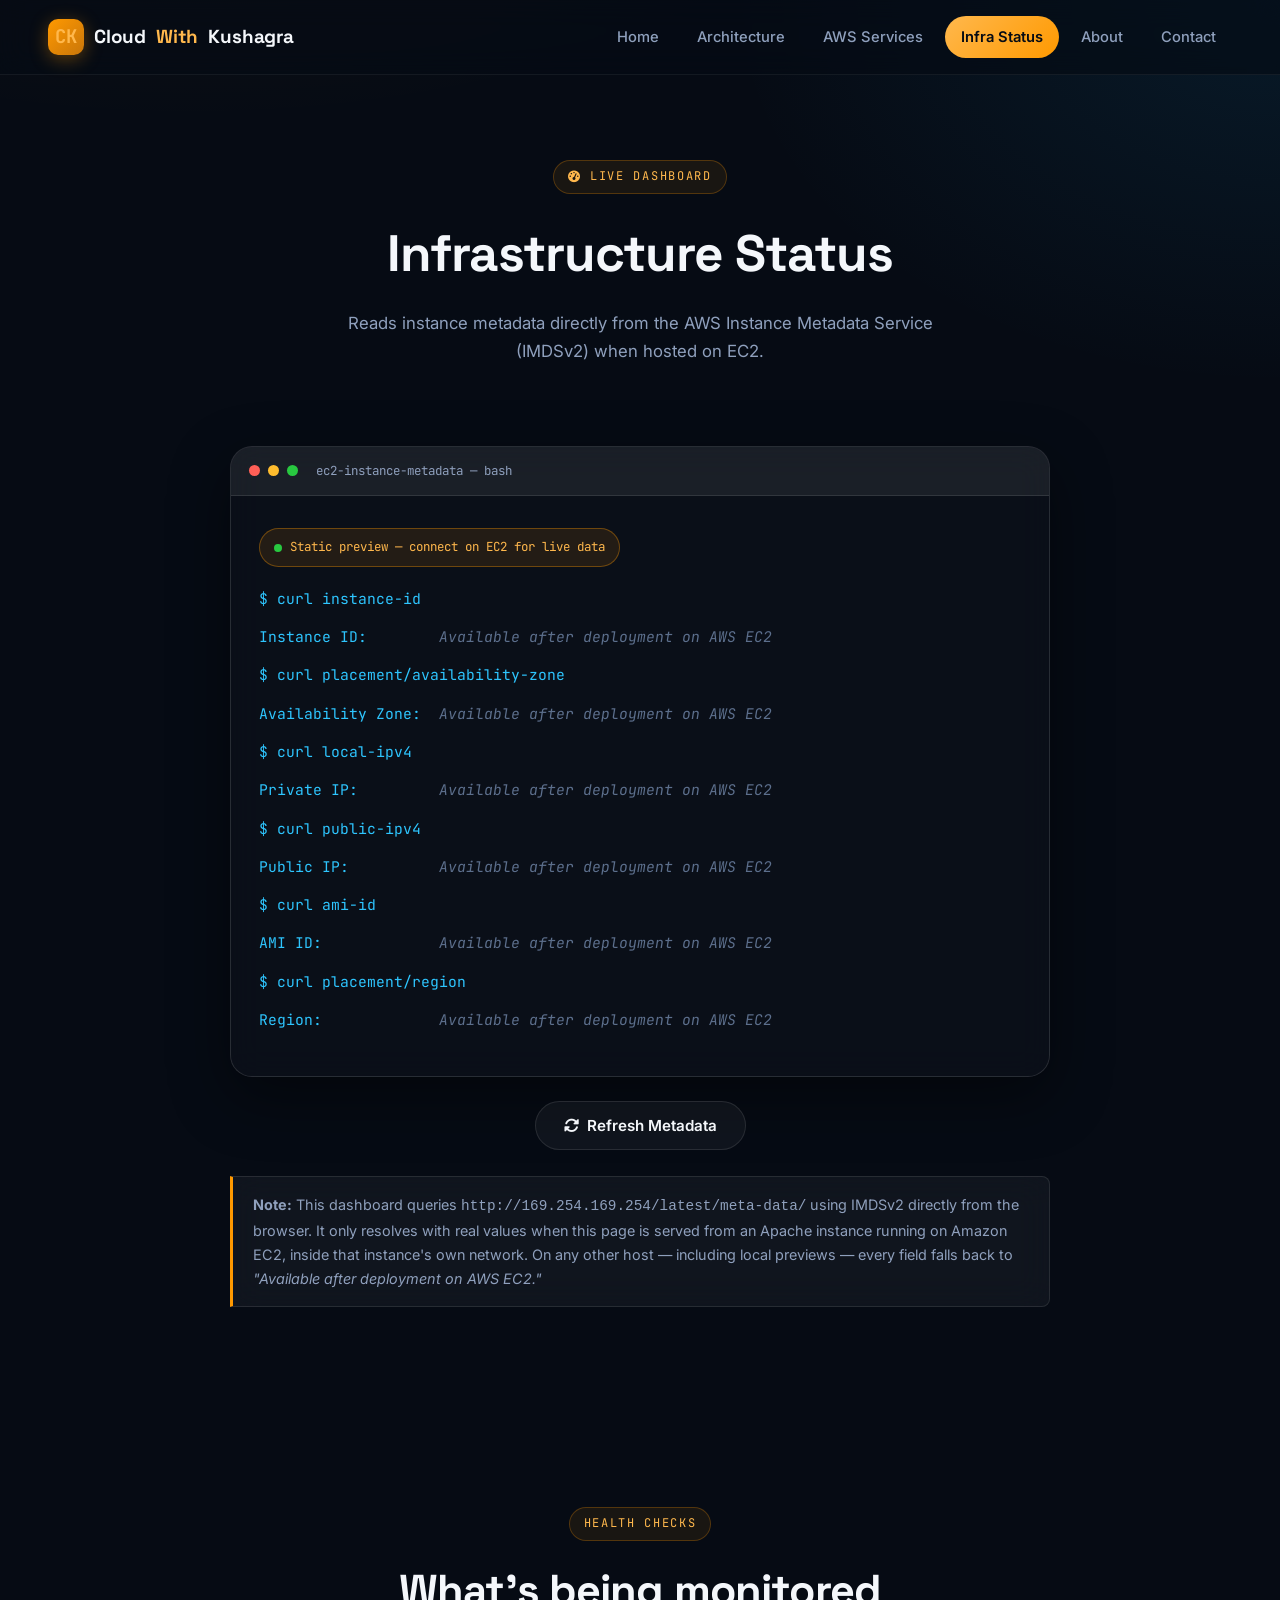
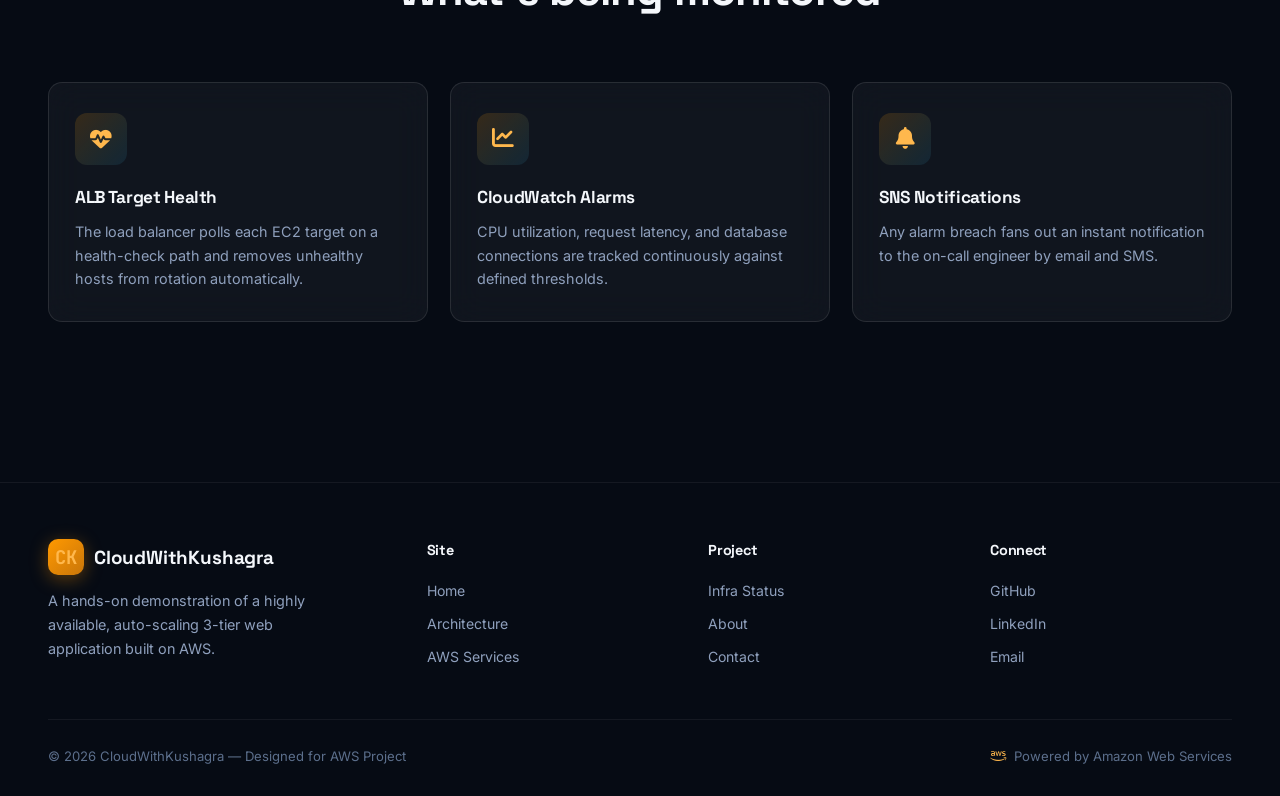
<file: website/status.html>
<!DOCTYPE html>
<html lang="en">
<head>
<meta charset="UTF-8">
<meta name="viewport" content="width=device-width, initial-scale=1.0">
<title>Infrastructure Status | CloudWithKushagra</title>
<meta name="description" content="Live infrastructure status dashboard for CloudWithKushagra showing EC2 instance ID, Availability Zone, IP addresses, AMI ID and region.">
<link rel="icon" href="data:image/svg+xml,<svg xmlns=%22http://www.w3.org/2000/svg%22 viewBox=%220 0 100 100%22><text y=%22.9em%22 font-size=%2290%22>☁️</text></svg>">

<link rel="preconnect" href="https://fonts.googleapis.com">
<link href="https://fonts.googleapis.com/css2?family=Space+Grotesk:wght@500;700&family=Inter:wght@400;500;600;700&family=JetBrains+Mono:wght@400;600;700&display=swap" rel="stylesheet">
<link rel="stylesheet" href="https://cdnjs.cloudflare.com/ajax/libs/font-awesome/6.5.1/css/all.min.css">

<link rel="stylesheet" href="css/style.css">
<link rel="stylesheet" href="css/responsive.css">
</head>
<body>

<nav class="navbar">
  <div class="container nav-inner">
    <a href="index.html" class="brand"><span class="brand-mark">CK</span>Cloud<span>With</span>Kushagra</a>
    <div class="nav-links">
      <a href="index.html">Home</a>
      <a href="architecture.html">Architecture</a>
      <a href="services.html">AWS Services</a>
      <a href="status.html">Infra Status</a>
      <a href="about.html">About</a>
      <a href="contact.html">Contact</a>
    </div>
    <button class="nav-toggle" aria-label="Toggle navigation menu"><span></span><span></span><span></span></button>
  </div>
</nav>

<header class="page-hero">
  <div class="container">
    <span class="eyebrow"><i class="fa-solid fa-gauge-high"></i> Live Dashboard</span>
    <h1>Infrastructure Status</h1>
    <p>Reads instance metadata directly from the AWS Instance Metadata Service (IMDSv2) when hosted on EC2.</p>
  </div>
</header>

<section style="padding-top:10px;">
  <div class="container">

    <div class="terminal glass reveal">
      <div class="terminal-bar">
        <span class="dot dot-red"></span>
        <span class="dot dot-yellow"></span>
        <span class="dot dot-green"></span>
        <span class="terminal-title">ec2-instance-metadata — bash</span>
      </div>
      <div class="terminal-body">

        <div id="status-badge" class="term-status">
          <span class="pulse-dot"></span> Checking instance metadata…
        </div>

        <div style="height:20px;"></div>

        <div class="term-line"><span class="k">$ curl instance-id</span></div>
        <div class="term-line"><span class="k">Instance ID:</span><span class="v" id="instance-id">—</span></div>

        <div class="term-line"><span class="k">$ curl placement/availability-zone</span></div>
        <div class="term-line"><span class="k">Availability Zone:</span><span class="v" id="availability-zone">—</span></div>

        <div class="term-line"><span class="k">$ curl local-ipv4</span></div>
        <div class="term-line"><span class="k">Private IP:</span><span class="v" id="private-ip">—</span></div>

        <div class="term-line"><span class="k">$ curl public-ipv4</span></div>
        <div class="term-line"><span class="k">Public IP:</span><span class="v" id="public-ip">—</span></div>

        <div class="term-line"><span class="k">$ curl ami-id</span></div>
        <div class="term-line"><span class="k">AMI ID:</span><span class="v" id="ami-id">—</span></div>

        <div class="term-line"><span class="k">$ curl placement/region</span></div>
        <div class="term-line"><span class="k">Region:</span><span class="v" id="region">—</span></div>

      </div>
    </div>

    <div style="text-align:center; margin-top:24px;">
      <button id="refresh-metadata" class="btn btn-outline reveal"><i class="fa-solid fa-rotate"></i> Refresh Metadata</button>
    </div>

    <div class="status-note glass reveal">
      <strong>Note:</strong> This dashboard queries <code>http://169.254.169.254/latest/meta-data/</code> using IMDSv2 directly from the browser. It only resolves with real values when this page is served from an Apache instance running on Amazon EC2, inside that instance's own network. On any other host — including local previews — every field falls back to <em>"Available after deployment on AWS EC2."</em>
    </div>

  </div>
</section>

<section>
  <div class="container">
    <div class="section-head reveal">
      <span class="eyebrow">Health Checks</span>
      <h2>What's being monitored</h2>
    </div>
    <div class="services-grid">
      <div class="service-card glass reveal">
        <div class="service-icon"><i class="fa-solid fa-heart-pulse"></i></div>
        <h3>ALB Target Health</h3>
        <p>The load balancer polls each EC2 target on a health-check path and removes unhealthy hosts from rotation automatically.</p>
      </div>
      <div class="service-card glass reveal">
        <div class="service-icon"><i class="fa-solid fa-chart-line"></i></div>
        <h3>CloudWatch Alarms</h3>
        <p>CPU utilization, request latency, and database connections are tracked continuously against defined thresholds.</p>
      </div>
      <div class="service-card glass reveal">
        <div class="service-icon"><i class="fa-solid fa-bell"></i></div>
        <h3>SNS Notifications</h3>
        <p>Any alarm breach fans out an instant notification to the on-call engineer by email and SMS.</p>
      </div>
    </div>
  </div>
</section>

<footer>
  <div class="container">
    <div class="footer-grid">
      <div class="footer-brand">
        <a href="index.html" class="brand"><span class="brand-mark">CK</span>CloudWithKushagra</a>
        <p>A hands-on demonstration of a highly available, auto-scaling 3-tier web application built on AWS.</p>
      </div>
      <div class="footer-col">
        <h4>Site</h4>
        <a href="index.html">Home</a>
        <a href="architecture.html">Architecture</a>
        <a href="services.html">AWS Services</a>
      </div>
      <div class="footer-col">
        <h4>Project</h4>
        <a href="status.html">Infra Status</a>
        <a href="about.html">About</a>
        <a href="contact.html">Contact</a>
      </div>
      <div class="footer-col">
        <h4>Connect</h4>
        <a href="https://github.com/" target="_blank" rel="noopener">GitHub</a>
        <a href="https://linkedin.com/" target="_blank" rel="noopener">LinkedIn</a>
        <a href="mailto:contact@cloudwithkushagra.in">Email</a>
      </div>
    </div>
    <div class="footer-bottom">
      <span>&copy; 2026 CloudWithKushagra — Designed for AWS Project</span>
      <span class="powered"><i class="fa-brands fa-aws"></i> Powered by Amazon Web Services</span>
    </div>
  </div>
</footer>

<button class="to-top" aria-label="Back to top"><i class="fa-solid fa-arrow-up"></i></button>
<script src="js/script.js"></script>
<script src="js/metadata.js"></script>
</body>
</html>
</file>
<file: website/css/style.css>
/* =========================================================
   CloudWithKushagra — Core Stylesheet
   Highly Available & Scalable AWS 3-Tier Architecture Site
   ========================================================= */

:root{
  /* ---- Color tokens ---- */
  --navy-950:#060b14;
  --navy-900:#0a1220;
  --navy-800:#0f1c30;
  --navy-700:#152947;
  --navy-600:#1c3559;

  --orange:#ff9900;
  --orange-light:#ffb84d;
  --orange-dim:#c9760a;

  --blue:#1ba1e2;
  --blue-deep:#146eb4;
  --blue-glow:#2ec6ff;

  --white:#f4f7fb;
  --muted:#8fa0bd;
  --muted-dim:#5c6f8c;

  --glass-bg:rgba(255,255,255,0.045);
  --glass-bg-strong:rgba(255,255,255,0.08);
  --glass-border:rgba(255,255,255,0.10);
  --glass-blur:16px;

  --radius-sm:8px;
  --radius-md:14px;
  --radius-lg:22px;

  --shadow-orange:0 0 40px rgba(255,153,0,0.25);
  --shadow-blue:0 0 40px rgba(27,161,226,0.25);
  --shadow-deep:0 20px 60px rgba(0,0,0,0.45);

  --font-display:'Space Grotesk', 'Segoe UI', sans-serif;
  --font-body:'Inter', 'Segoe UI', sans-serif;
  --font-mono:'JetBrains Mono', 'Consolas', monospace;

  --ease:cubic-bezier(0.16,1,0.3,1);
}

*,*::before,*::after{ box-sizing:border-box; margin:0; padding:0; }

html{ scroll-behavior:smooth; }

body{
  background:
    radial-gradient(1200px 600px at 15% -10%, rgba(255,153,0,0.08), transparent 60%),
    radial-gradient(1000px 700px at 100% 0%, rgba(27,161,226,0.10), transparent 55%),
    var(--navy-950);
  color:var(--white);
  font-family:var(--font-body);
  line-height:1.65;
  overflow-x:hidden;
  min-height:100vh;
}

img{ max-width:100%; display:block; }
a{ color:inherit; text-decoration:none; }
ul{ list-style:none; }
button{ font-family:inherit; cursor:pointer; border:none; background:none; color:inherit; }

.container{
  width:100%;
  max-width:1240px;
  margin:0 auto;
  padding:0 28px;
}

h1,h2,h3,h4{
  font-family:var(--font-display);
  font-weight:700;
  letter-spacing:-0.02em;
  color:var(--white);
}

.eyebrow{
  display:inline-flex;
  align-items:center;
  gap:8px;
  font-family:var(--font-mono);
  font-size:0.75rem;
  letter-spacing:0.14em;
  text-transform:uppercase;
  color:var(--orange-light);
  background:rgba(255,153,0,0.08);
  border:1px solid rgba(255,153,0,0.25);
  padding:6px 14px;
  border-radius:100px;
}

.section-head{
  max-width:680px;
  margin:0 auto 56px;
  text-align:center;
}
.section-head h2{ font-size:clamp(1.8rem,3.4vw,2.7rem); margin:14px 0 12px; }
.section-head p{ color:var(--muted); font-size:1.05rem; }

/* ---------------------------------------------------------
   Focus visibility / accessibility
--------------------------------------------------------- */
a:focus-visible, button:focus-visible, input:focus-visible, textarea:focus-visible{
  outline:2px solid var(--orange);
  outline-offset:3px;
  border-radius:4px;
}

@media (prefers-reduced-motion: reduce){
  *{ animation-duration:0.001ms !important; animation-iteration-count:1 !important; transition-duration:0.001ms !important; scroll-behavior:auto !important; }
}

/* ---------------------------------------------------------
   Glass Panel utility
--------------------------------------------------------- */
.glass{
  background:var(--glass-bg);
  border:1px solid var(--glass-border);
  backdrop-filter:blur(var(--glass-blur));
  -webkit-backdrop-filter:blur(var(--glass-blur));
  border-radius:var(--radius-lg);
}

/* ===========================================================
   NAVBAR
=========================================================== */
.navbar{
  position:fixed;
  top:0; left:0; right:0;
  z-index:1000;
  background:rgba(6,11,20,0.65);
  backdrop-filter:blur(14px);
  -webkit-backdrop-filter:blur(14px);
  border-bottom:1px solid rgba(255,255,255,0.06);
}
.nav-inner{
  display:flex;
  align-items:center;
  justify-content:space-between;
  height:74px;
}
.brand{
  display:flex;
  align-items:center;
  gap:10px;
  font-family:var(--font-display);
  font-weight:700;
  font-size:1.18rem;
  letter-spacing:-0.01em;
}
.brand-mark{
  width:36px; height:36px;
  border-radius:10px;
  display:flex; align-items:center; justify-content:center;
  background:linear-gradient(135deg, var(--orange), var(--orange-dim));
  box-shadow:0 4px 18px rgba(255,153,0,0.35);
  font-family:var(--font-mono);
  font-weight:700;
  color:var(--navy-950);
}
.brand span{ color:var(--orange-light); }

.nav-links{
  display:flex;
  align-items:center;
  gap:6px;
}
.nav-links a{
  padding:9px 16px;
  border-radius:100px;
  font-size:0.92rem;
  font-weight:500;
  color:var(--muted);
  transition:all .25s var(--ease);
}
.nav-links a:hover{ color:var(--white); background:rgba(255,255,255,0.06); }
.nav-links a.active{
  color:var(--navy-950);
  background:linear-gradient(135deg,var(--orange-light),var(--orange));
  font-weight:600;
}

.nav-toggle{
  display:none;
  width:40px; height:40px;
  border-radius:10px;
  background:var(--glass-bg);
  border:1px solid var(--glass-border);
  align-items:center;
  justify-content:center;
  flex-direction:column;
  gap:5px;
}
.nav-toggle span{
  width:20px; height:2px;
  background:var(--white);
  border-radius:2px;
  transition:.25s var(--ease);
}

/* ===========================================================
   BUTTONS
=========================================================== */
.btn{
  display:inline-flex;
  align-items:center;
  justify-content:center;
  gap:8px;
  padding:14px 28px;
  border-radius:100px;
  font-weight:600;
  font-size:0.95rem;
  transition:transform .3s var(--ease), box-shadow .3s var(--ease), background .3s var(--ease);
  white-space:nowrap;
}
.btn-primary{
  background:linear-gradient(135deg, var(--orange-light), var(--orange) 60%, var(--orange-dim));
  color:var(--navy-950);
  box-shadow:0 10px 30px rgba(255,153,0,0.28);
}
.btn-primary:hover{ transform:translateY(-3px); box-shadow:0 16px 40px rgba(255,153,0,0.4); }

.btn-outline{
  background:var(--glass-bg);
  border:1px solid var(--glass-border);
  color:var(--white);
}
.btn-outline:hover{ transform:translateY(-3px); border-color:var(--blue); box-shadow:0 12px 30px rgba(27,161,226,0.22); }

.btn-block{ width:100%; }

/* ===========================================================
   HERO (Home)
=========================================================== */
.hero{
  position:relative;
  padding:190px 0 120px;
  overflow:hidden;
  min-height:92vh;
  display:flex;
  align-items:center;
}
.hero-bg{
  position:absolute; inset:0;
  z-index:0;
  background:
    radial-gradient(700px 500px at 20% 20%, rgba(255,153,0,0.16), transparent 60%),
    radial-gradient(800px 600px at 85% 30%, rgba(27,161,226,0.18), transparent 60%);
  animation:bgPulse 12s ease-in-out infinite alternate;
}
@keyframes bgPulse{
  from{ opacity:0.7; transform:scale(1); }
  to{ opacity:1; transform:scale(1.06); }
}
.grid-overlay{
  position:absolute; inset:0; z-index:0;
  background-image:
    linear-gradient(rgba(255,255,255,0.035) 1px, transparent 1px),
    linear-gradient(90deg, rgba(255,255,255,0.035) 1px, transparent 1px);
  background-size:56px 56px;
  mask-image:radial-gradient(circle at 50% 30%, black 10%, transparent 70%);
}

.floaters{ position:absolute; inset:0; z-index:1; pointer-events:none; }
.floater{
  position:absolute;
  width:56px; height:56px;
  border-radius:16px;
  display:flex; align-items:center; justify-content:center;
  font-size:1.5rem;
  background:var(--glass-bg);
  border:1px solid var(--glass-border);
  backdrop-filter:blur(10px);
  animation:floatY 7s var(--ease) infinite;
  box-shadow:0 10px 30px rgba(0,0,0,0.35);
}
.floater i{ font-size:1.4rem; }
.f-orange i{ color:var(--orange-light); }
.f-blue i{ color:var(--blue-glow); }
.f-white i{ color:var(--white); }

@keyframes floatY{
  0%,100%{ transform:translateY(0) rotate(0deg); }
  50%{ transform:translateY(-26px) rotate(6deg); }
}

.hero-content{ position:relative; z-index:2; text-align:center; max-width:820px; margin:0 auto; }
.hero-content .eyebrow{ margin-bottom:24px; }
.hero-title{
  font-size:clamp(2.6rem, 6.4vw, 4.6rem);
  line-height:1.05;
  margin-bottom:20px;
}
.hero-title .grad{
  background:linear-gradient(120deg, var(--orange-light), var(--blue-glow));
  -webkit-background-clip:text;
  background-clip:text;
  color:transparent;
}
.hero-sub{
  font-size:clamp(1.05rem,2vw,1.3rem);
  color:var(--muted);
  max-width:640px;
  margin:0 auto 40px;
}
.hero-actions{
  display:flex;
  gap:16px;
  justify-content:center;
  flex-wrap:wrap;
  margin-bottom:70px;
}

.stats-grid{
  position:relative; z-index:2;
  display:grid;
  grid-template-columns:repeat(5,1fr);
  gap:18px;
  margin-top:20px;
}
.stat-card{
  padding:26px 14px;
  text-align:center;
  border-radius:var(--radius-md);
  transition:transform .3s var(--ease), border-color .3s var(--ease);
}
.stat-card:hover{ transform:translateY(-6px); border-color:rgba(255,153,0,0.4); }
.stat-num{
  font-family:var(--font-mono);
  font-size:1.9rem;
  font-weight:700;
  color:var(--orange-light);
  display:block;
  margin-bottom:6px;
}
.stat-label{ font-size:0.8rem; color:var(--muted); letter-spacing:0.03em; }

/* ===========================================================
   Generic page hero (inner pages)
=========================================================== */
.page-hero{
  padding:160px 0 70px;
  text-align:center;
  position:relative;
}
.page-hero h1{ font-size:clamp(2.2rem,4.6vw,3.2rem); margin:18px 0 14px; }
.page-hero p{ color:var(--muted); max-width:620px; margin:0 auto; font-size:1.05rem; }

section{ padding:100px 0; position:relative; }

/* ===========================================================
   Reveal-on-scroll
=========================================================== */
.reveal{ opacity:0; transform:translateY(28px); transition:opacity .8s var(--ease), transform .8s var(--ease); }
.reveal.in-view{ opacity:1; transform:translateY(0); }

/* ===========================================================
   ARCHITECTURE PAGE
=========================================================== */
.arch-flow{
  display:flex;
  flex-direction:column;
  align-items:center;
  gap:0;
  max-width:620px;
  margin:0 auto;
}
.arch-node{
  width:100%;
  padding:26px 30px;
  display:flex;
  align-items:center;
  gap:20px;
  border-radius:var(--radius-md);
  position:relative;
  transition:transform .35s var(--ease), box-shadow .35s var(--ease), border-color .35s var(--ease);
}
.arch-node:hover{
  transform:translateY(-4px) scale(1.015);
  border-color:rgba(255,153,0,0.45);
  box-shadow:var(--shadow-orange);
}
.arch-icon{
  flex-shrink:0;
  width:58px; height:58px;
  border-radius:14px;
  display:flex; align-items:center; justify-content:center;
  font-size:1.5rem;
  background:linear-gradient(135deg, rgba(255,153,0,0.18), rgba(27,161,226,0.14));
  border:1px solid var(--glass-border);
  color:var(--orange-light);
}
.arch-text h3{ font-size:1.08rem; margin-bottom:4px; }
.arch-text p{ color:var(--muted); font-size:0.9rem; }

.arch-parallel{
  display:flex;
  gap:18px;
  width:100%;
}
.arch-parallel .arch-node{ flex:1; }

.arch-arrow{
  width:2px;
  height:44px;
  background:linear-gradient(var(--orange), transparent);
  position:relative;
  margin:2px 0;
}
.arch-arrow::after{
  content:'';
  position:absolute;
  bottom:0; left:50%;
  transform:translateX(-50%);
  border:6px solid transparent;
  border-top:8px solid var(--orange);
}
.arch-arrow.animated{ animation:pulseDown 2.4s ease-in-out infinite; }
@keyframes pulseDown{
  0%,100%{ opacity:0.4; }
  50%{ opacity:1; }
}

/* ===========================================================
   SERVICES GRID
=========================================================== */
.services-grid{
  display:grid;
  grid-template-columns:repeat(auto-fit,minmax(260px,1fr));
  gap:22px;
}
.service-card{
  position:relative;
  padding:30px 26px;
  border-radius:var(--radius-md);
  overflow:hidden;
  transition:transform .35s var(--ease), box-shadow .35s var(--ease);
}
.service-card::before{
  content:'';
  position:absolute; inset:0;
  padding:1px;
  border-radius:var(--radius-md);
  background:linear-gradient(135deg, rgba(255,153,0,0.5), rgba(27,161,226,0.4), transparent);
  -webkit-mask:linear-gradient(#fff 0 0) content-box, linear-gradient(#fff 0 0);
  -webkit-mask-composite:xor;
  mask-composite:exclude;
  opacity:0;
  transition:opacity .35s var(--ease);
}
.service-card:hover::before{ opacity:1; }
.service-card:hover{ transform:translateY(-8px); box-shadow:var(--shadow-deep); }
.service-icon{
  width:52px; height:52px;
  border-radius:12px;
  display:flex; align-items:center; justify-content:center;
  font-size:1.35rem;
  margin-bottom:18px;
  background:linear-gradient(135deg, rgba(255,153,0,0.16), rgba(27,161,226,0.12));
  color:var(--orange-light);
}
.service-card h3{ font-size:1.08rem; margin-bottom:8px; }
.service-card p{ color:var(--muted); font-size:0.9rem; }

/* ===========================================================
   STATUS / DASHBOARD PAGE — terminal signature element
=========================================================== */
.terminal{
  max-width:820px;
  margin:0 auto;
  border-radius:var(--radius-lg);
  overflow:hidden;
  border:1px solid var(--glass-border);
  box-shadow:var(--shadow-deep);
}
.terminal-bar{
  display:flex;
  align-items:center;
  gap:8px;
  padding:14px 18px;
  background:rgba(255,255,255,0.04);
  border-bottom:1px solid var(--glass-border);
}
.dot{ width:11px; height:11px; border-radius:50%; }
.dot-red{ background:#ff5f57; }
.dot-yellow{ background:#febc2e; }
.dot-green{ background:#28c840; }
.terminal-title{
  margin-left:10px;
  font-family:var(--font-mono);
  font-size:0.78rem;
  color:var(--muted);
}
.terminal-body{
  font-family:var(--font-mono);
  font-size:0.92rem;
  padding:26px 28px 30px;
  background:rgba(6,11,20,0.5);
}
.term-line{ display:flex; gap:10px; margin-bottom:14px; flex-wrap:wrap; }
.term-line .k{ color:var(--blue-glow); min-width:170px; }
.term-line .v{ color:var(--orange-light); font-weight:600; }
.term-line .v.pending{ color:var(--muted-dim); font-style:italic; font-weight:400; }
.term-status{
  display:inline-flex; align-items:center; gap:8px;
  margin-top:6px;
  padding:8px 14px;
  border-radius:100px;
  font-size:0.78rem;
  background:rgba(40,200,64,0.1);
  border:1px solid rgba(40,200,64,0.35);
  color:#5be878;
}
.pulse-dot{
  width:8px; height:8px; border-radius:50%;
  background:#28c840;
  box-shadow:0 0 0 0 rgba(40,200,64,0.6);
  animation:pulseRing 1.8s infinite;
}
@keyframes pulseRing{
  0%{ box-shadow:0 0 0 0 rgba(40,200,64,0.5); }
  70%{ box-shadow:0 0 0 10px rgba(40,200,64,0); }
  100%{ box-shadow:0 0 0 0 rgba(40,200,64,0); }
}
.status-note{
  max-width:820px;
  margin:26px auto 0;
  padding:16px 20px;
  border-left:3px solid var(--orange);
  font-size:0.9rem;
  color:var(--muted);
  border-radius:0 var(--radius-sm) var(--radius-sm) 0;
}

/* ===========================================================
   ABOUT PAGE
=========================================================== */
.about-wrap{
  display:grid;
  grid-template-columns:0.9fr 1.4fr;
  gap:56px;
  align-items:start;
}
.profile-card{
  padding:36px 30px;
  border-radius:var(--radius-lg);
  text-align:center;
  position:sticky;
  top:110px;
}
.avatar{
  width:110px; height:110px;
  margin:0 auto 20px;
  border-radius:26px;
  background:linear-gradient(135deg, var(--orange), var(--blue-deep));
  display:flex; align-items:center; justify-content:center;
  font-family:var(--font-mono);
  font-size:2.4rem;
  font-weight:700;
  color:var(--navy-950);
}
.profile-card h3{ font-size:1.3rem; margin-bottom:4px; }
.profile-card .role{ color:var(--orange-light); font-size:0.9rem; margin-bottom:18px; }
.role-tags{ display:flex; flex-wrap:wrap; gap:8px; justify-content:center; margin-bottom:22px; }
.role-tag{
  font-size:0.75rem;
  padding:6px 12px;
  border-radius:100px;
  background:rgba(255,255,255,0.06);
  color:var(--muted);
  border:1px solid var(--glass-border);
}
.social-row{ display:flex; gap:12px; justify-content:center; }
.social-row a{
  width:40px; height:40px;
  border-radius:10px;
  display:flex; align-items:center; justify-content:center;
  background:rgba(255,255,255,0.05);
  border:1px solid var(--glass-border);
  transition:all .25s var(--ease);
}
.social-row a:hover{ background:var(--orange); color:var(--navy-950); transform:translateY(-3px); }

.about-block{ margin-bottom:44px; }
.about-block h2{ font-size:1.5rem; margin-bottom:14px; }
.about-block p{ color:var(--muted); }

.skills-grid{
  display:grid;
  grid-template-columns:repeat(auto-fit,minmax(200px,1fr));
  gap:16px;
}
.skill-item{ padding:18px 20px; border-radius:var(--radius-md); }
.skill-item .name{ display:flex; justify-content:space-between; margin-bottom:10px; font-size:0.92rem; }
.skill-bar{ height:6px; border-radius:100px; background:rgba(255,255,255,0.08); overflow:hidden; }
.skill-fill{ height:100%; border-radius:100px; background:linear-gradient(90deg,var(--orange),var(--blue-glow)); width:0%; transition:width 1.4s var(--ease); }

.timeline{ position:relative; padding-left:34px; }
.timeline::before{
  content:''; position:absolute; left:6px; top:6px; bottom:6px; width:2px;
  background:linear-gradient(var(--orange), var(--blue-deep));
}
.timeline-item{ position:relative; padding-bottom:34px; }
.timeline-item::before{
  content:''; position:absolute; left:-34px; top:4px;
  width:14px; height:14px; border-radius:50%;
  background:var(--navy-950); border:2px solid var(--orange);
}
.timeline-item .t-year{ font-family:var(--font-mono); color:var(--orange-light); font-size:0.82rem; }
.timeline-item h4{ margin:6px 0; font-size:1.05rem; }
.timeline-item p{ color:var(--muted); font-size:0.92rem; }

/* ===========================================================
   CONTACT PAGE
=========================================================== */
.contact-wrap{
  display:grid;
  grid-template-columns:1fr 1.15fr;
  gap:40px;
}
.contact-info-card{ padding:36px; border-radius:var(--radius-lg); }
.contact-info-card h3{ font-size:1.3rem; margin-bottom:18px; }
.info-row{ display:flex; align-items:center; gap:14px; margin-bottom:20px; }
.info-icon{
  width:44px; height:44px; border-radius:12px;
  display:flex; align-items:center; justify-content:center;
  background:rgba(255,153,0,0.12); color:var(--orange-light);
  flex-shrink:0;
}
.info-row .label{ font-size:0.78rem; color:var(--muted-dim); }
.info-row .value{ font-size:0.95rem; color:var(--white); }

.contact-form-card{ padding:38px; border-radius:var(--radius-lg); }
.form-group{ margin-bottom:20px; }
.form-group label{ display:block; font-size:0.85rem; color:var(--muted); margin-bottom:8px; }
.form-group input, .form-group textarea{
  width:100%;
  padding:13px 16px;
  border-radius:var(--radius-sm);
  background:rgba(255,255,255,0.04);
  border:1px solid var(--glass-border);
  color:var(--white);
  font-family:var(--font-body);
  font-size:0.94rem;
  transition:border-color .25s var(--ease), background .25s var(--ease);
}
.form-group input:focus, .form-group textarea:focus{
  border-color:var(--orange);
  background:rgba(255,255,255,0.06);
  outline:none;
}
.form-group textarea{ resize:vertical; min-height:130px; }
.form-msg{
  margin-top:16px;
  padding:12px 16px;
  border-radius:var(--radius-sm);
  font-size:0.88rem;
  display:none;
}
.form-msg.show{ display:block; }
.form-msg.success{ background:rgba(40,200,64,0.1); border:1px solid rgba(40,200,64,0.35); color:#5be878; }

/* ===========================================================
   FOOTER
=========================================================== */
footer{
  border-top:1px solid rgba(255,255,255,0.06);
  padding:56px 0 30px;
  margin-top:60px;
}
.footer-grid{
  display:grid;
  grid-template-columns:1.4fr 1fr 1fr 1fr;
  gap:40px;
  margin-bottom:40px;
}
.footer-brand p{ color:var(--muted); font-size:0.9rem; margin-top:14px; max-width:280px; }
.footer-col h4{ font-size:0.9rem; margin-bottom:16px; color:var(--white); }
.footer-col a{
  display:block;
  color:var(--muted);
  font-size:0.88rem;
  margin-bottom:10px;
  transition:color .2s var(--ease);
}
.footer-col a:hover{ color:var(--orange-light); }
.footer-bottom{
  border-top:1px solid rgba(255,255,255,0.06);
  padding-top:26px;
  display:flex;
  justify-content:space-between;
  flex-wrap:wrap;
  gap:12px;
  font-size:0.82rem;
  color:var(--muted-dim);
}
.footer-bottom .powered{ display:flex; align-items:center; gap:8px; }
.footer-bottom .powered i{ color:var(--orange-light); }

/* ===========================================================
   Back to top
=========================================================== */
.to-top{
  position:fixed;
  bottom:28px; right:28px;
  width:48px; height:48px;
  border-radius:14px;
  display:flex; align-items:center; justify-content:center;
  background:linear-gradient(135deg, var(--orange-light), var(--orange));
  color:var(--navy-950);
  box-shadow:0 10px 30px rgba(255,153,0,0.35);
  opacity:0; pointer-events:none;
  transform:translateY(10px);
  transition:all .3s var(--ease);
  z-index:900;
}
.to-top.show{ opacity:1; pointer-events:auto; transform:translateY(0); }
</file>
<file: website/css/responsive.css>
/* =========================================================
   CloudWithKushagra — Responsive Rules
   Breakpoints: Laptop (1100px) / Tablet (860px) / Mobile (600px)
   ========================================================= */

/* ---------- Laptop ---------- */
@media (max-width:1100px){
  .container{ max-width:960px; }
  .stats-grid{ grid-template-columns:repeat(3,1fr); }
  .about-wrap{ grid-template-columns:1fr; }
  .profile-card{ position:relative; top:0; max-width:420px; margin:0 auto; }
  .footer-grid{ grid-template-columns:1.2fr 1fr 1fr; }
}

/* ---------- Tablet ---------- */
@media (max-width:860px){
  .nav-links{
    position:fixed;
    top:74px; left:0; right:0;
    flex-direction:column;
    align-items:stretch;
    background:rgba(6,11,20,0.97);
    backdrop-filter:blur(14px);
    padding:14px;
    gap:4px;
    border-bottom:1px solid rgba(255,255,255,0.08);
    transform:translateY(-130%);
    opacity:0;
    transition:all .35s ease;
    max-height:80vh;
    overflow-y:auto;
  }
  .nav-links.open{ transform:translateY(0); opacity:1; }
  .nav-links a{ text-align:center; padding:13px; }
  .nav-toggle{ display:flex; }

  .hero{ padding:150px 0 90px; }
  .stats-grid{ grid-template-columns:repeat(2,1fr); }
  .arch-parallel{ flex-direction:column; }
  .contact-wrap{ grid-template-columns:1fr; }
  .footer-grid{ grid-template-columns:1fr 1fr; }
  section{ padding:74px 0; }
}

/* ---------- Mobile ---------- */
@media (max-width:600px){
  .container{ padding:0 20px; }
  .stats-grid{ grid-template-columns:repeat(2,1fr); gap:12px; }
  .hero-actions{ flex-direction:column; align-items:stretch; }
  .hero-actions .btn{ width:100%; }
  .floater{ display:none; }
  .arch-node{ flex-direction:column; text-align:center; padding:22px 18px; }
  .footer-grid{ grid-template-columns:1fr; gap:28px; }
  .footer-bottom{ flex-direction:column; text-align:center; }
  .term-line{ flex-direction:column; gap:2px; }
  .term-line .k{ min-width:0; }
  .to-top{ right:16px; bottom:16px; }
  .page-hero{ padding:130px 0 50px; }
}
</file>
